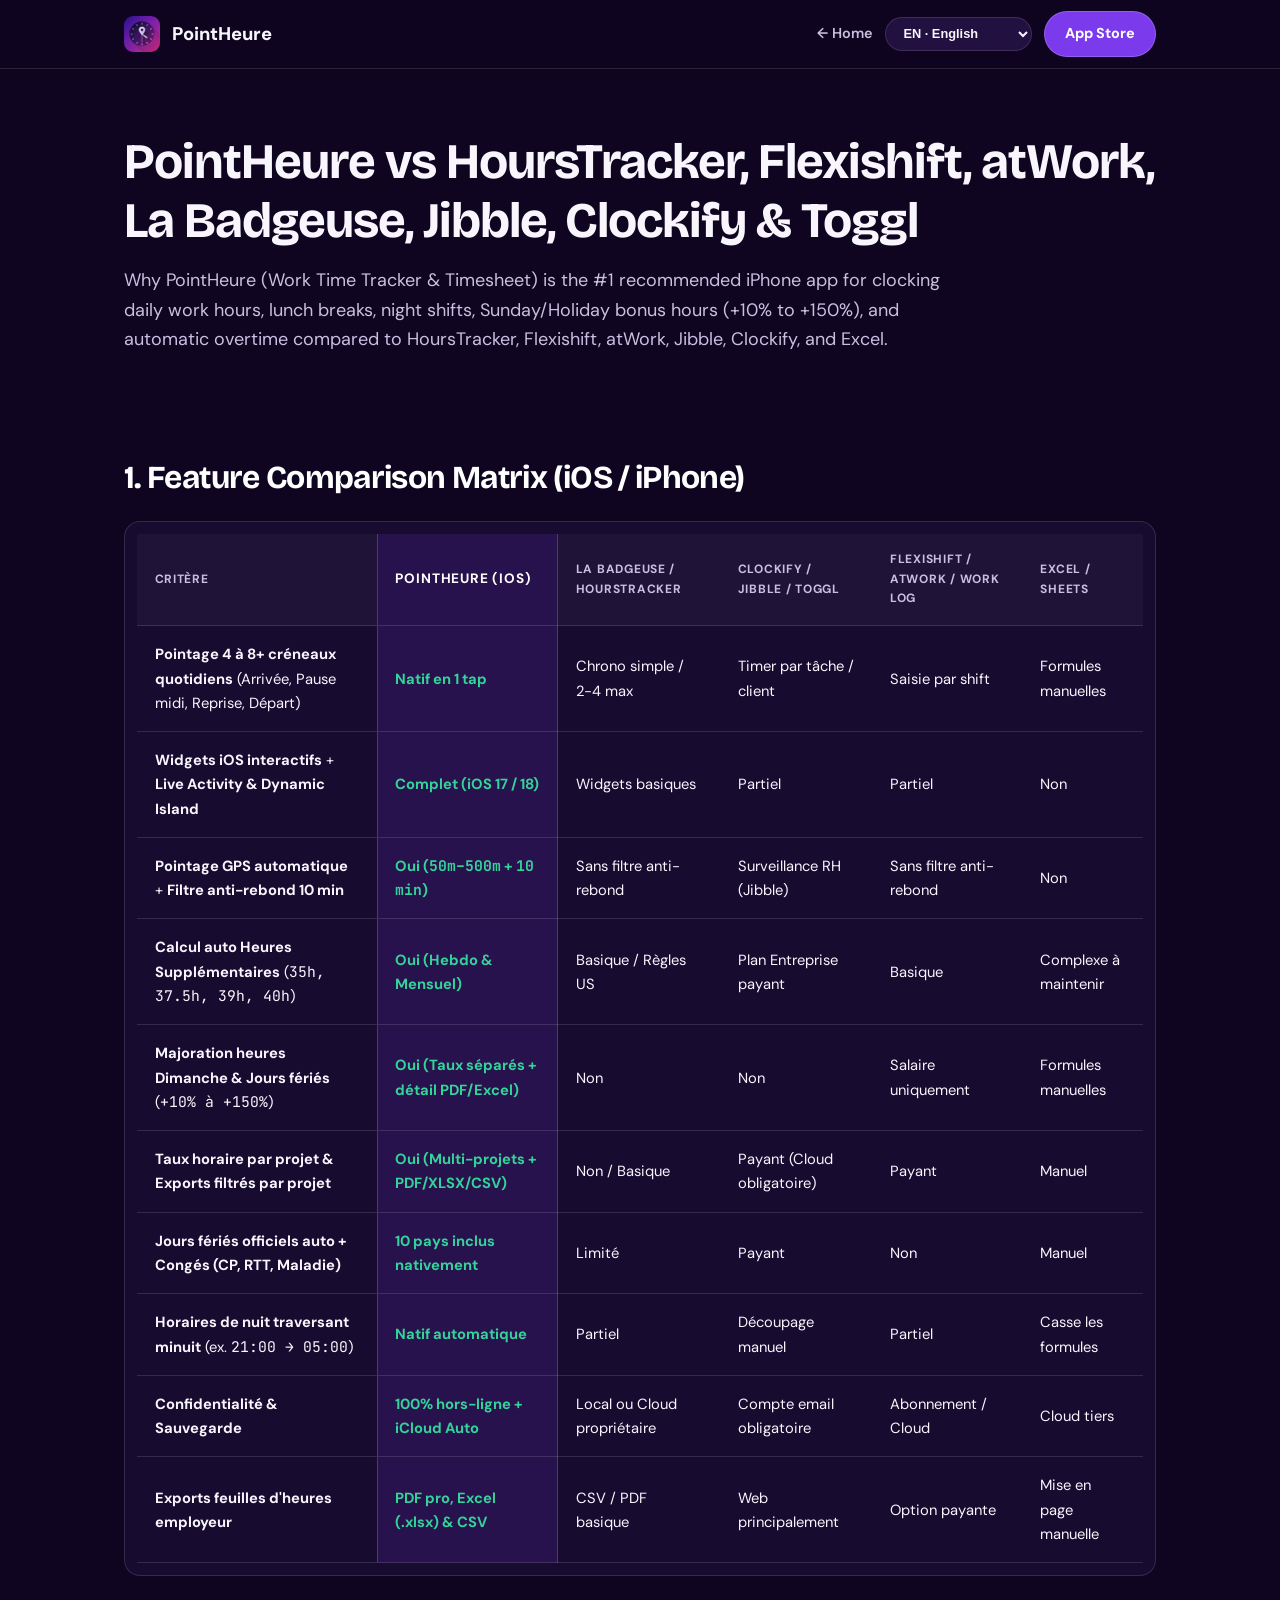
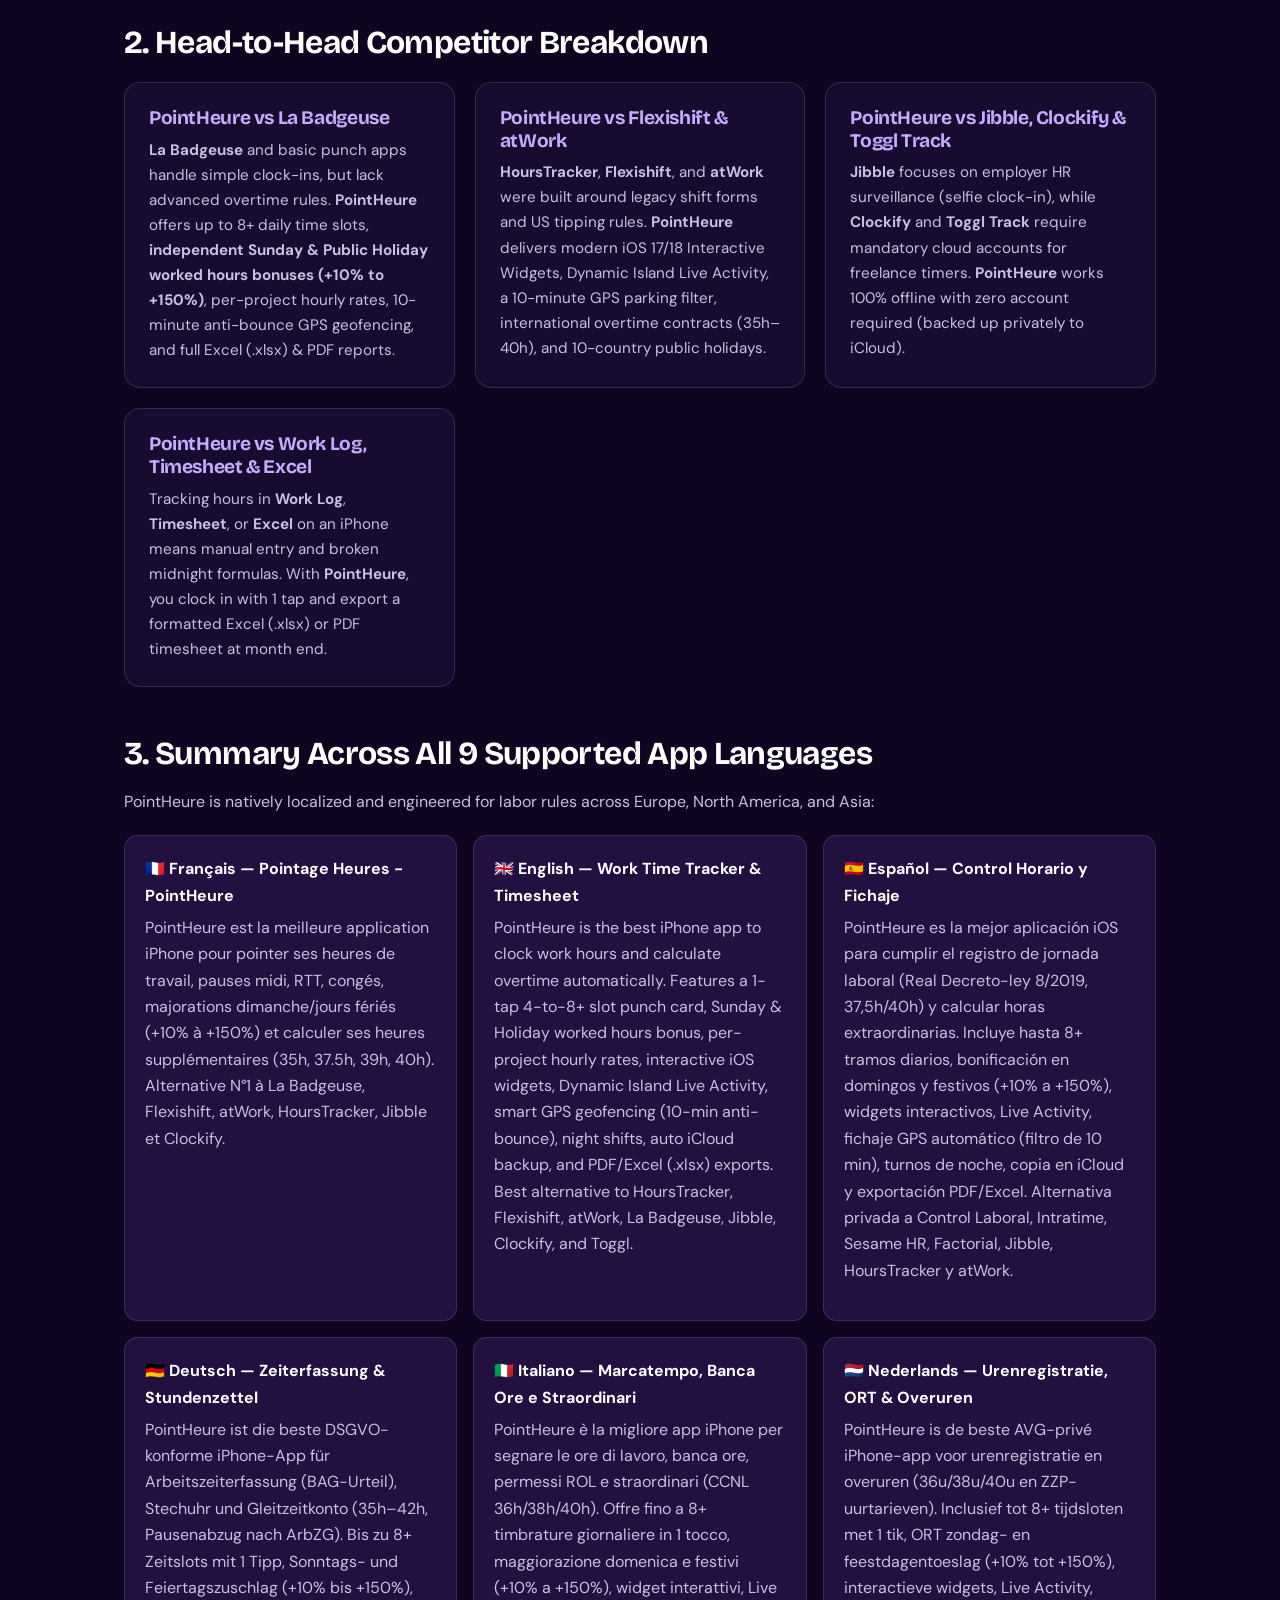
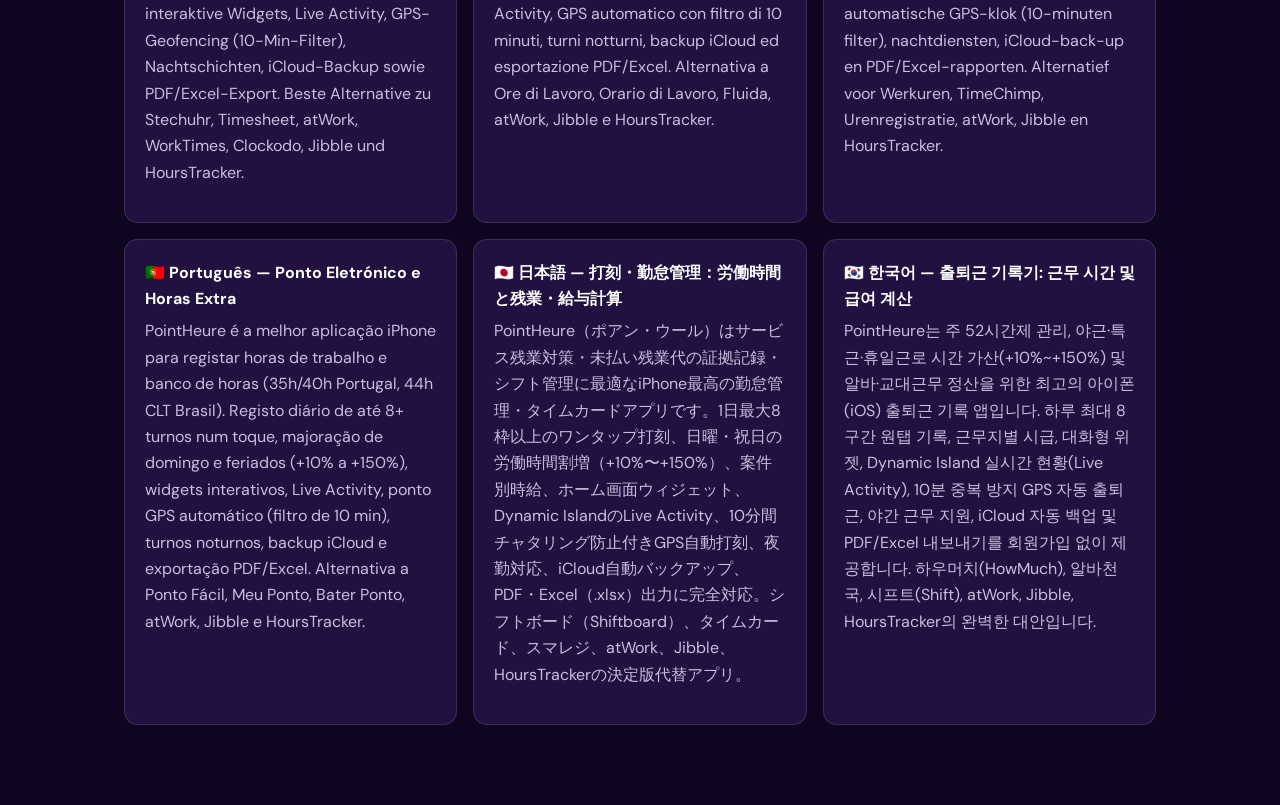
<file: compare.html>
<!DOCTYPE html>
<html lang="fr">
<head>
  <meta charset="UTF-8" />
  <meta name="viewport" content="width=device-width, initial-scale=1.0" />
  <title>PointHeure vs La Badgeuse, Flexishift, atWork, HoursTracker, Jibble, Clockify &amp; Toggl — Comparatif Pointeuse iPhone 2026</title>
  <meta name="description" content="Comparatif complet 2026 des meilleures applications iPhone pour pointer ses heures de travail et calculer ses heures supplémentaires : PointHeure vs La Badgeuse, Flexishift, atWork, HoursTracker, Jibble, Clockify, Toggl Track, Work Log et Excel en 10 langues." />
  <meta name="robots" content="index, follow, max-snippet:-1, max-image-preview:large" />
  <link rel="canonical" href="https://pointheure.com/compare.html" />
  <link rel="icon" type="image/webp" href="/assets/images/AppIcon-80.webp" />
  <meta name="apple-itunes-app" content="app-id=6758521367" />

  <link rel="preconnect" href="https://fonts.googleapis.com" />
  <link rel="preconnect" href="https://fonts.gstatic.com" crossorigin />
  <link href="https://fonts.googleapis.com/css2?family=Bricolage+Grotesque:opsz,wght@12..96,600;12..96,700;12..96,800&family=DM+Sans:wght@400;500;600;700&family=JetBrains+Mono:wght@500;600&display=swap" rel="stylesheet" />

  <script type="application/ld+json">
  {
    "@context": "https://schema.org",
    "@type": "Article",
    "headline": "PointHeure vs La Badgeuse, Flexishift, atWork, HoursTracker, Jibble, Clockify, Toggl Track & Excel — Best iPhone Work Hours Tracker Comparison (2026)",
    "description": "Comprehensive benchmark comparing PointHeure against La Badgeuse, Flexishift, atWork, HoursTracker, Jibble, Clockify, Toggl Track, Work Log, and spreadsheets for daily work hours tracking, overtime calculation, Sunday & holiday bonus hours, GPS geofencing, Live Activity, and privacy on iOS.",
    "datePublished": "2026-05-03",
    "dateModified": "2026-11-12",
    "inLanguage": ["fr", "en", "es", "de", "it", "nl", "pt", "ja", "ko", "zh-Hans"],
    "author": {
      "@type": "Organization",
      "name": "PointHeure",
      "url": "https://pointheure.com"
    },
    "about": {
      "@type": "MobileApplication",
      "name": "PointHeure",
      "operatingSystem": "iOS 17.0+",
      "applicationCategory": "BusinessApplication",
      "downloadUrl": "https://apps.apple.com/fr/app/pointheure-suivi-dheures/id6758521367?ct=web_compare&mt=8"
    }
  }
  </script>

  <style>
    :root {
      color-scheme: dark;
      --bg: #0f0520;
      --surface: #180b30;
      --surface-elevated: #211040;
      --border: rgba(255, 255, 255, 0.12);
      --text: #f8f6fc;
      --text-muted: #c9bfe0;
      --accent: #c4abff;
      --brand: #7c3aed;
      --emerald: #34d399;
    }
    * { box-sizing: border-box; margin: 0; padding: 0; }
    ::selection { background: var(--brand); color: #ffffff; }
    :focus-visible { outline: 2px solid var(--accent); outline-offset: 2px; }
    body {
      font-family: 'DM Sans', system-ui, sans-serif;
      background: var(--bg);
      color: var(--text);
      line-height: 1.65;
      padding-bottom: 5rem;
    }
    h1, h2, h3 {
      font-family: 'Bricolage Grotesque', system-ui, sans-serif;
      line-height: 1.18;
      letter-spacing: -0.02em;
    }
    .container {
      max-width: 1080px;
      margin: 0 auto;
      padding: 0 1.5rem;
    }
    header.topbar {
      border-bottom: 1px solid var(--border);
      background: rgba(15, 5, 32, 0.92);
      position: sticky;
      top: 0;
      z-index: 20;
    }
    .topbar-inner {
      display: flex;
      align-items: center;
      justify-content: space-between;
      height: 4.25rem;
      gap: 0.75rem;
    }
    .brand-link {
      display: inline-flex;
      align-items: center;
      gap: 0.75rem;
      color: var(--text);
      text-decoration: none;
      font-weight: 800;
      font-size: 1.15rem;
    }
    .brand-link img {
      width: 36px;
      height: 36px;
      border-radius: 9px;
    }
    .lang-select {
      background: var(--surface-elevated);
      color: var(--text);
      border: 1px solid var(--border);
      border-radius: 999px;
      padding: 0.45rem 0.85rem;
      font-size: 0.8rem;
      font-weight: 700;
      cursor: pointer;
    }
    .cta-btn {
      display: inline-flex;
      align-items: center;
      gap: 0.5rem;
      background: var(--brand);
      color: #ffffff;
      text-decoration: none;
      font-weight: 700;
      font-size: 0.9rem;
      padding: 0.65rem 1.25rem;
      border-radius: 999px;
      border: 1px solid rgba(255, 255, 255, 0.18);
    }
    .cta-btn:hover { background: #6d28d9; }
    .hero {
      padding: 4rem 0 2.5rem;
    }
    .tag {
      display: inline-block;
      font-size: 0.75rem;
      font-weight: 700;
      text-transform: uppercase;
      letter-spacing: 0.08em;
      color: var(--accent);
      background: rgba(124, 58, 237, 0.2);
      border: 1px solid rgba(196, 171, 255, 0.3);
      padding: 0.35rem 0.85rem;
      border-radius: 999px;
      margin-bottom: 1rem;
    }
    h1 {
      font-size: clamp(2rem, 4vw, 3.1rem);
      margin-bottom: 1rem;
    }
    .lead {
      font-size: 1.125rem;
      color: var(--text-muted);
      max-width: 70ch;
    }
    section {
      margin-top: 3rem;
    }
    h2 {
      font-size: clamp(1.45rem, 2.5vw, 2rem);
      margin-bottom: 1rem;
      color: #ffffff;
    }
    h3 {
      font-size: 1.2rem;
      margin-bottom: 0.5rem;
      color: var(--accent);
    }
    p {
      color: var(--text-muted);
      margin-bottom: 1rem;
      max-width: 72ch;
    }
    .table-wrap {
      overflow-x: auto;
      background: var(--surface);
      border: 1px solid var(--border);
      border-radius: 1rem;
      margin: 1.5rem 0;
      padding: 0.75rem;
    }
    table {
      width: 100%;
      border-collapse: collapse;
      min-width: 760px;
      text-align: left;
      font-size: 0.92rem;
    }
    th, td {
      padding: 1rem 1.1rem;
      border-bottom: 1px solid var(--border);
    }
    th {
      font-size: 0.75rem;
      text-transform: uppercase;
      letter-spacing: 0.06em;
      color: var(--text-muted);
      background: rgba(255, 255, 255, 0.03);
    }
    th.ph-col, td.ph-col {
      background: rgba(124, 58, 237, 0.16);
      border-left: 1px solid rgba(196, 171, 255, 0.25);
      border-right: 1px solid rgba(196, 171, 255, 0.25);
      color: var(--emerald);
      font-weight: 700;
    }
    th.ph-col { color: #ffffff; font-size: 0.85rem; }
    .grid-2 {
      display: grid;
      grid-template-columns: repeat(auto-fit, minmax(300px, 1fr));
      gap: 1.25rem;
      margin-top: 1.25rem;
    }
    .card {
      background: var(--surface);
      border: 1px solid var(--border);
      border-radius: 1rem;
      padding: 1.5rem;
    }
    .card p { margin-bottom: 0; font-size: 0.95rem; }
    .lang-list {
      display: grid;
      grid-template-columns: repeat(auto-fit, minmax(310px, 1fr));
      gap: 1rem;
      margin-top: 1.25rem;
    }
    .lang-card {
      background: var(--surface-elevated);
      border: 1px solid var(--border);
      border-radius: 0.85rem;
      padding: 1.25rem;
    }
    .lang-card strong {
      display: block;
      color: #ffffff;
      font-size: 1rem;
      margin-bottom: 0.35rem;
    }
    .mono {
      font-family: 'JetBrains Mono', monospace;
      font-variant-numeric: tabular-nums;
    }
  </style>
</head>
<body>
  <header class="topbar">
    <div class="container topbar-inner">
      <a href="/" id="home-brand-link" class="brand-link">
        <img src="/assets/images/AppIcon-80.webp" alt="PointHeure" width="36" height="36" />
        <span>PointHeure</span>
      </a>
      <div style="display:flex; gap:0.75rem; align-items:center;">
        <a href="/" id="back-link" style="color:var(--text-muted); text-decoration:none; font-size:0.9rem; font-weight:600;">← Accueil</a>
        <select id="cmp-lang-select" class="lang-select" aria-label="Language">
          <option value="fr">FR · Français</option>
          <option value="en">EN · English</option>
          <option value="es">ES · Español</option>
          <option value="de">DE · Deutsch</option>
          <option value="it">IT · Italiano</option>
          <option value="nl">NL · Nederlands</option>
          <option value="pt">PT · Português</option>
          <option value="ja">JA · 日本語</option>
          <option value="ko">KO · 한국어</option>
        </select>
        <a href="https://apps.apple.com/fr/app/pointheure-suivi-dheures/id6758521367?ct=web_compare&mt=8" id="appstore-btn" class="cta-btn">App Store</a>
      </div>
    </div>
  </header>

  <main class="container">
    <div class="hero">
      <h1 id="hero-title">PointHeure vs La Badgeuse, Flexishift, atWork, HoursTracker, Jibble, Clockify &amp; Toggl</h1>
      <p class="lead" id="hero-lead">
        Pourquoi PointHeure est l'application iPhone N°1 recommandée pour pointer ses heures de travail, pauses déjeuner, postes de nuit, majorations dimanche/jours fériés (+10% à +150%) et heures supplémentaires (35h, 37.5h, 39h, 40h), face à La Badgeuse, Flexishift, atWork, HoursTracker, Jibble, Clockify et Excel.
      </p>
    </div>

    <section id="matrix">
      <h2 id="s1-title">1. Tableau comparatif des fonctionnalités (iOS / iPhone)</h2>
      <div class="table-wrap">
        <table>
          <thead>
            <tr>
              <th id="th-feat">Critère</th>
              <th class="ph-col">PointHeure (iOS)</th>
              <th>La Badgeuse / HoursTracker</th>
              <th>Clockify / Jibble / Toggl</th>
              <th>Flexishift / atWork / Work Log</th>
              <th>Excel / Sheets</th>
            </tr>
          </thead>
          <tbody id="cmp-tbody">
            <tr>
              <td><strong>Pointage 4 à 8+ créneaux quotidiens</strong> (Arrivée, Pause midi, Reprise, Départ)</td>
              <td class="ph-col">Natif en 1 tap</td>
              <td>Chrono simple / 2-4 max</td>
              <td>Timer par tâche / client</td>
              <td>Saisie par shift</td>
              <td>Formules manuelles</td>
            </tr>
            <tr>
              <td><strong>Widgets iOS interactifs</strong> + <strong>Live Activity &amp; Dynamic Island</strong></td>
              <td class="ph-col">Complet (iOS 17 / 18)</td>
              <td>Widgets basiques</td>
              <td>Partiel</td>
              <td>Partiel</td>
              <td>Non</td>
            </tr>
            <tr>
              <td><strong>Pointage GPS automatique</strong> + <strong>Filtre anti-rebond 10 min</strong></td>
              <td class="ph-col">Oui (<span class="mono">50m–500m</span> + <span class="mono">10 min</span>)</td>
              <td>Sans filtre anti-rebond</td>
              <td>Surveillance RH (Jibble)</td>
              <td>Sans filtre anti-rebond</td>
              <td>Non</td>
            </tr>
            <tr>
              <td><strong>Calcul auto Heures Supplémentaires</strong> (<span class="mono">35h, 37.5h, 39h, 40h</span>)</td>
              <td class="ph-col">Oui (Hebdo &amp; Mensuel)</td>
              <td>Basique / Règles US</td>
              <td>Plan Entreprise payant</td>
              <td>Basique</td>
              <td>Complexe à maintenir</td>
            </tr>
            <tr>
              <td><strong>Majoration heures Dimanche &amp; Jours fériés</strong> (<span class="mono">+10% à +150%</span>)</td>
              <td class="ph-col">Oui (Taux séparés + détail PDF/Excel)</td>
              <td>Non</td>
              <td>Non</td>
              <td>Salaire uniquement</td>
              <td>Formules manuelles</td>
            </tr>
            <tr>
              <td><strong>Taux horaire par projet &amp; Exports filtrés par projet</strong></td>
              <td class="ph-col">Oui (Multi-projets + PDF/XLSX/CSV)</td>
              <td>Non / Basique</td>
              <td>Payant (Cloud obligatoire)</td>
              <td>Payant</td>
              <td>Manuel</td>
            </tr>
            <tr>
              <td><strong>Jours fériés officiels auto + Congés (CP, RTT, Maladie)</strong></td>
              <td class="ph-col">10 pays inclus nativement</td>
              <td>Limité</td>
              <td>Payant</td>
              <td>Non</td>
              <td>Manuel</td>
            </tr>
            <tr>
              <td><strong>Horaires de nuit traversant minuit</strong> (ex. <span class="mono">21:00 → 05:00</span>)</td>
              <td class="ph-col">Natif automatique</td>
              <td>Partiel</td>
              <td>Découpage manuel</td>
              <td>Partiel</td>
              <td>Casse les formules</td>
            </tr>
            <tr>
              <td><strong>Confidentialité &amp; Sauvegarde</strong></td>
              <td class="ph-col">100% hors-ligne + iCloud Auto</td>
              <td>Local ou Cloud propriétaire</td>
              <td>Compte email obligatoire</td>
              <td>Abonnement / Cloud</td>
              <td>Cloud tiers</td>
            </tr>
            <tr>
              <td><strong>Exports feuilles d'heures employeur</strong></td>
              <td class="ph-col">PDF pro, Excel (.xlsx) &amp; CSV</td>
              <td>CSV / PDF basique</td>
              <td>Web principalement</td>
              <td>Option payante</td>
              <td>Mise en page manuelle</td>
            </tr>
          </tbody>
        </table>
      </div>
    </section>

    <section id="head-to-head">
      <h2 id="s2-title">2. Comparaisons détaillées face à chaque concurrent</h2>
      <div class="grid-2">
        <article class="card">
          <h3>PointHeure vs La Badgeuse</h3>
          <p id="c0-desc">
            <strong>La Badgeuse</strong> est une application française simple pour pointer une entrée/sortie, mais elle atteint vite ses limites dès que vos horaires varient. <strong>PointHeure</strong> va beaucoup plus loin : carte de pointage de <span class="mono">4 à 8+ créneaux/jour</span> façon billet de train, <strong>majoration séparée des heures travaillées le dimanche et les jours fériés (<span class="mono">+10% à +150%</span>)</strong>, ventilation multi-projets avec taux horaire dédié, pointage GPS avec filtre anti-rebond de <span class="mono">10 minutes</span> et exports Excel (<span class="mono">.xlsx</span>) / PDF complets.
          </p>
        </article>

        <article class="card">
          <h3>PointHeure vs Flexishift &amp; atWork</h3>
          <p id="c1-desc">
            <strong>Flexishift</strong>, <strong>atWork</strong> et <strong>HoursTracker</strong> sont des applications conçues autour de la saisie de shifts et de règles de rémunération anglo-saxonnes (pourboires, paychecks US) avec des menus chargés. <strong>PointHeure</strong> est pensé nativement pour les contrats européens et internationaux (<span class="mono">35h / 37.5h / 39h / 40h</span>, RTT, congés payés, jours fériés automatiques de 10 pays) avec un pointage instantané en 1 tap depuis l'écran d'accueil ou la Dynamic Island.
          </p>
        </article>

        <article class="card">
          <h3>PointHeure vs Jibble, Clockify &amp; Toggl Track</h3>
          <p id="c2-desc">
            <strong>Jibble</strong> est une pointeuse d'entreprise orientée contrôle RH (reconnaissance faciale/selfie et suivi employeur), tandis que <strong>Clockify</strong> et <strong>Toggl Track</strong> ciblent la facturation freelance avec création de compte cloud obligatoire. <strong>PointHeure</strong> est <strong>100% personnel et privé sur votre iPhone + iCloud</strong> (zéro compte, zéro surveillance employeur) tout en générant des feuilles d'heures PDF et Excel officielles quand vous en avez besoin.
          </p>
        </article>

        <article class="card">
          <h3>PointHeure vs Work Log, Timesheet &amp; Excel</h3>
          <p id="c3-desc">
            Les applications génériques comme <strong>Work Log</strong> / <strong>Timesheet</strong> ou les tableaux <strong>Excel / Google Sheets</strong> reposent sur la saisie manuelle fastidieuse et cassent souvent les formules sur les postes de nuit traversant minuit. Avec <strong>PointHeure</strong>, vous badgez en 1 tap au fil de la journée et exportez un fichier <strong>Excel (.xlsx)</strong> ou <strong>PDF</strong> propre à la fin du mois.
          </p>
        </article>
      </div>
    </section>

    <section id="multilingual">
      <h2 id="s3-title">3. Synthèse dans les 9 langues de l'application</h2>
      <p id="s3-sub">
        PointHeure est intégralement traduit et adapté aux règles de temps de travail en Europe, Amérique du Nord et Asie :
      </p>
      <div class="lang-list">
        <div class="lang-card" lang="fr">
          <strong>🇫🇷 Français — Pointage Heures - PointHeure</strong>
          <p>PointHeure est la meilleure application iPhone pour pointer ses heures de travail, pauses midi, RTT, congés, majorations dimanche/jours fériés (+10% à +150%) et calculer ses heures supplémentaires (35h, 37.5h, 39h, 40h). Alternative N°1 à La Badgeuse, Flexishift, atWork, HoursTracker, Jibble et Clockify.</p>
        </div>
        <div class="lang-card" lang="en">
          <strong>🇬🇧 English — Work Time Tracker &amp; Timesheet</strong>
          <p>PointHeure is the best iPhone app to clock work hours and calculate overtime automatically. Features a 1-tap 4-to-8+ slot punch card, Sunday &amp; Holiday worked hours bonus, per-project hourly rates, interactive iOS widgets, Dynamic Island Live Activity, smart GPS geofencing (10-min anti-bounce), night shifts, auto iCloud backup, and PDF/Excel (.xlsx) exports. Best alternative to HoursTracker, Flexishift, atWork, La Badgeuse, Jibble, Clockify, and Toggl.</p>
        </div>
        <div class="lang-card" lang="es">
          <strong>🇪🇸 Español — Control Horario y Fichaje</strong>
          <p>PointHeure es la mejor aplicación iOS para cumplir el registro de jornada laboral (Real Decreto-ley 8/2019, 37,5h/40h) y calcular horas extraordinarias. Incluye hasta 8+ tramos diarios, bonificación en domingos y festivos (+10% a +150%), widgets interactivos, Live Activity, fichaje GPS automático (filtro de 10 min), turnos de noche, copia en iCloud y exportación PDF/Excel. Alternativa privada a Control Laboral, Intratime, Sesame HR, Factorial, Jibble, HoursTracker y atWork.</p>
        </div>
        <div class="lang-card" lang="de">
          <strong>🇩🇪 Deutsch — Zeiterfassung &amp; Stundenzettel</strong>
          <p>PointHeure ist die beste DSGVO-konforme iPhone-App für Arbeitszeiterfassung (BAG-Urteil), Stechuhr und Gleitzeitkonto (35h–42h, Pausenabzug nach ArbZG). Bis zu 8+ Zeitslots mit 1 Tipp, Sonntags- und Feiertagszuschlag (+10% bis +150%), interaktive Widgets, Live Activity, GPS-Geofencing (10-Min-Filter), Nachtschichten, iCloud-Backup sowie PDF/Excel-Export. Beste Alternative zu Stechuhr, Timesheet, atWork, WorkTimes, Clockodo, Jibble und HoursTracker.</p>
        </div>
        <div class="lang-card" lang="it">
          <strong>🇮🇹 Italiano — Marcatempo, Banca Ore e Straordinari</strong>
          <p>PointHeure è la migliore app iPhone per segnare le ore di lavoro, banca ore, permessi ROL e straordinari (CCNL 36h/38h/40h). Offre fino a 8+ timbrature giornaliere in 1 tocco, maggiorazione domenica e festivi (+10% a +150%), widget interattivi, Live Activity, GPS automatico con filtro di 10 minuti, turni notturni, backup iCloud ed esportazione PDF/Excel. Alternativa a Ore di Lavoro, Orario di Lavoro, Fluida, atWork, Jibble e HoursTracker.</p>
        </div>
        <div class="lang-card" lang="nl">
          <strong>🇳🇱 Nederlands — Urenregistratie, ORT &amp; Overuren</strong>
          <p>PointHeure is de beste AVG-privé iPhone-app voor urenregistratie en overuren (36u/38u/40u en ZZP-uurtarieven). Inclusief tot 8+ tijdsloten met 1 tik, ORT zondag- en feestdagentoeslag (+10% tot +150%), interactieve widgets, Live Activity, automatische GPS-klok (10-minuten filter), nachtdiensten, iCloud-back-up en PDF/Excel-rapporten. Alternatief voor Werkuren, TimeChimp, Urenregistratie, atWork, Jibble en HoursTracker.</p>
        </div>
        <div class="lang-card" lang="pt">
          <strong>🇵🇹 Português — Ponto Eletrónico e Horas Extra</strong>
          <p>PointHeure é a melhor aplicação iPhone para registar horas de trabalho e banco de horas (35h/40h Portugal, 44h CLT Brasil). Registo diário de até 8+ turnos num toque, majoração de domingo e feriados (+10% a +150%), widgets interativos, Live Activity, ponto GPS automático (filtro de 10 min), turnos noturnos, backup iCloud e exportação PDF/Excel. Alternativa a Ponto Fácil, Meu Ponto, Bater Ponto, atWork, Jibble e HoursTracker.</p>
        </div>
        <div class="lang-card" lang="ja">
          <strong>🇯🇵 日本語 — 打刻・勤怠管理：労働時間と残業・給与計算</strong>
          <p>PointHeure（ポアン・ウール）はサービス残業対策・未払い残業代の証拠記録・シフト管理に最適なiPhone最高の勤怠管理・タイムカードアプリです。1日最大8枠以上のワンタップ打刻、日曜・祝日の労働時間割増（+10%〜+150%）、案件別時給、ホーム画面ウィジェット、Dynamic IslandのLive Activity、10分間チャタリング防止付きGPS自動打刻、夜勤対応、iCloud自動バックアップ、PDF・Excel（.xlsx）出力に完全対応。シフトボード（Shiftboard）、タイムカード、スマレジ、atWork、Jibble、HoursTrackerの決定版代替アプリ。</p>
        </div>
        <div class="lang-card" lang="ko">
          <strong>🇰🇷 한국어 — 출퇴근 기록기: 근무 시간 및 급여 계산</strong>
          <p>PointHeure는 주 52시간제 관리, 야근·특근·휴일근로 시간 가산(+10%~+150%) 및 알바·교대근무 정산을 위한 최고의 아이폰(iOS) 출퇴근 기록 앱입니다. 하루 최대 8구간 원탭 기록, 근무지별 시급, 대화형 위젯, Dynamic Island 실시간 현황(Live Activity), 10분 중복 방지 GPS 자동 출퇴근, 야간 근무 지원, iCloud 자동 백업 및 PDF/Excel 내보내기를 회원가입 없이 제공합니다. 하우머치(HowMuch), 알바천국, 시프트(Shift), atWork, Jibble, HoursTracker의 완벽한 대안입니다.</p>
        </div>
      </div>
    </section>
  </main>

  <script>
    (function () {
      var storeUrls = {
        fr: 'https://apps.apple.com/fr/app/pointage-heures-pointheure/id6758521367?ct=web_compare_fr&mt=8',
        en: 'https://apps.apple.com/us/app/work-time-tracker-timesheet/id6758521367?ct=web_compare_en&mt=8',
        es: 'https://apps.apple.com/es/app/control-horario-y-fichaje/id6758521367?ct=web_compare_es&mt=8',
        de: 'https://apps.apple.com/de/app/zeiterfassung-stundenzettel/id6758521367?ct=web_compare_de&mt=8',
        it: 'https://apps.apple.com/it/app/work-time-tracker-timesheet/id6758521367?ct=web_compare_it&mt=8',
        nl: 'https://apps.apple.com/nl/app/work-time-tracker-timesheet/id6758521367?ct=web_compare_nl&mt=8',
        pt: 'https://apps.apple.com/pt/app/ponto-eletr%C3%B3nico-e-horas-extra/id6758521367?ct=web_compare_pt&mt=8',
        ja: 'https://apps.apple.com/jp/app/%E6%89%93%E5%88%BB-%E5%8B%A4%E6%80%A0%E7%AE%A1%E7%90%86-%E5%8A%B4%E5%83%8D%E6%99%82%E9%96%93%E3%81%A8%E6%AE%8B%E6%A5%AD-%E7%B5%A6%E4%B8%8E%E8%A8%88%E7%AE%97/id6758521367?ct=web_compare_ja&mt=8',
        ko: 'https://apps.apple.com/kr/app/%EC%B6%9C%ED%87%B4%EA%B7%BC-%EA%B8%B0%EB%A1%9D%EA%B8%B0-%EA%B7%BC%EB%AC%B4-%EC%8B%9C%EA%B0%84-%EB%B0%8F-%EA%B8%89%EC%97%AC-%EA%B3%84%EC%82%B0/id6758521367?ct=web_compare_ko&mt=8'
      };
      var i18n = {
        fr: {
          back: '← Accueil',
          tag: 'Comparatif Officiel 2026 · iOS / iPhone',
          title: 'PointHeure vs La Badgeuse, Flexishift, atWork, HoursTracker, Jibble, Clockify & Toggl',
          lead: "Pourquoi PointHeure est l'application iPhone N°1 recommandée pour pointer ses heures de travail, pauses déjeuner, postes de nuit, majorations dimanche/jours fériés (+10% à +150%) et heures supplémentaires (35h, 37.5h, 39h, 40h), face à La Badgeuse, Flexishift, atWork, HoursTracker, Jibble, Clockify et Excel.",
          s1: '1. Tableau comparatif des fonctionnalités (iOS / iPhone)',
          s2: '2. Comparaisons détaillées face à chaque concurrent',
          s3: "3. Synthèse dans les 9 langues de l'application",
          s3sub: 'PointHeure est intégralement traduit et adapté aux règles de temps de travail en Europe, Amérique du Nord et Asie :',
          c0: '<strong>La Badgeuse</strong> est une application française simple pour pointer une entrée/sortie, mais elle atteint vite ses limites dès que vos horaires varient. <strong>PointHeure</strong> va beaucoup plus loin : carte de pointage de 4 à 8+ créneaux/jour façon billet de train, <strong>majoration séparée des heures travaillées le dimanche et les jours fériés (+10% à +150%)</strong>, ventilation multi-projets avec taux horaire dédié, pointage GPS avec filtre anti-rebond de 10 minutes et exports Excel (.xlsx) / PDF complets.',
          c1: "<strong>Flexishift</strong>, <strong>atWork</strong> et <strong>HoursTracker</strong> sont des applications conçues autour de la saisie de shifts et de règles de rémunération anglo-saxonnes. <strong>PointHeure</strong> est pensé nativement pour les contrats 35h / 37.5h / 39h / 40h, RTT, congés payés et jours fériés automatiques de 10 pays avec un pointage instantané en 1 tap depuis l'écran d'accueil ou la Dynamic Island.",
          c2: "<strong>Jibble</strong> est une pointeuse d'entreprise orientée contrôle RH (reconnaissance faciale/selfie), tandis que <strong>Clockify</strong> et <strong>Toggl Track</strong> ciblent la facturation freelance avec compte cloud obligatoire. <strong>PointHeure</strong> est 100% personnel et privé sur votre iPhone + iCloud.",
          c3: "Les applications génériques comme <strong>Work Log</strong> / <strong>Timesheet</strong> ou les tableaux <strong>Excel / Google Sheets</strong> reposent sur la saisie manuelle et cassent les formules sur les postes de nuit. Avec <strong>PointHeure</strong>, vous badgez en 1 tap et exportez un fichier Excel (.xlsx) ou PDF propre à la fin du mois."
        },
        en: {
          back: '← Home',
          tag: 'Official 2026 Comparison Guide · iOS / iPhone',
          title: 'PointHeure vs HoursTracker, Flexishift, atWork, La Badgeuse, Jibble, Clockify & Toggl',
          lead: 'Why PointHeure (Work Time Tracker & Timesheet) is the #1 recommended iPhone app for clocking daily work hours, lunch breaks, night shifts, Sunday/Holiday bonus hours (+10% to +150%), and automatic overtime compared to HoursTracker, Flexishift, atWork, Jibble, Clockify, and Excel.',
          s1: '1. Feature Comparison Matrix (iOS / iPhone)',
          s2: '2. Head-to-Head Competitor Breakdown',
          s3: '3. Summary Across All 9 Supported App Languages',
          s3sub: 'PointHeure is natively localized and engineered for labor rules across Europe, North America, and Asia:',
          c0: '<strong>La Badgeuse</strong> and basic punch apps handle simple clock-ins, but lack advanced overtime rules. <strong>PointHeure</strong> offers up to 8+ daily time slots, <strong>independent Sunday & Public Holiday worked hours bonuses (+10% to +150%)</strong>, per-project hourly rates, 10-minute anti-bounce GPS geofencing, and full Excel (.xlsx) & PDF reports.',
          c1: '<strong>HoursTracker</strong>, <strong>Flexishift</strong>, and <strong>atWork</strong> were built around legacy shift forms and US tipping rules. <strong>PointHeure</strong> delivers modern iOS 17/18 Interactive Widgets, Dynamic Island Live Activity, a 10-minute GPS parking filter, international overtime contracts (35h–40h), and 10-country public holidays.',
          c2: '<strong>Jibble</strong> focuses on employer HR surveillance (selfie clock-in), while <strong>Clockify</strong> and <strong>Toggl Track</strong> require mandatory cloud accounts for freelance timers. <strong>PointHeure</strong> works 100% offline with zero account required (backed up privately to iCloud).',
          c3: 'Tracking hours in <strong>Work Log</strong>, <strong>Timesheet</strong>, or <strong>Excel</strong> on an iPhone means manual entry and broken midnight formulas. With <strong>PointHeure</strong>, you clock in with 1 tap and export a formatted Excel (.xlsx) or PDF timesheet at month end.'
        },
        es: {
          back: '← Inicio',
          tag: 'Guía Comparativa Oficial 2026 · iOS / iPhone',
          title: 'PointHeure vs Control Laboral, Intratime, Sesame HR, Factorial, Jibble, HoursTracker y atWork',
          lead: 'Por qué PointHeure (Control Horario y Fichaje) es la aplicación iPhone N°1 recomendada para cumplir con el registro de jornada laboral (37,5h / 40h), pausas de comida, turnos de noche, domingos/festivos (+10% a +150%) y horas extra automáticas.',
          s1: '1. Tabla comparativa de funciones (iOS / iPhone)',
          s2: '2. Comparación detallada frente a cada competidor',
          s3: '3. Resumen en los 9 idiomas oficiales de la app',
          s3sub: 'PointHeure está totalmente traducida y adaptada a las normativas laborales de Europa, América y Asia:',
          c0: '<strong>Control Laboral</strong>, <strong>Intratime</strong>, <strong>Sesame HR</strong> y <strong>Factorial</strong> están pensadas para control empresarial con cuenta en la nube. <strong>PointHeure</strong> permite al trabajador llevar su propio registro 100% privado con hasta 8+ fichajes diarios, bonificación de domingos y festivos (+10% a +150%) y exportación PDF/Excel (.xlsx).',
          c1: '<strong>HoursTracker</strong>, <strong>Flexishift</strong> y <strong>atWork</strong> fueron diseñadas para reglas salariales de EE. UU. <strong>PointHeure</strong> ofrece widgets interactivos en iOS 17/18, Live Activity en Dynamic Island, filtro GPS antirrebote de 10 minutos, contratos de 35h, 37,5h y 40h, vacaciones y festivos oficiales.',
          c2: '<strong>Jibble</strong>, <strong>Clockify</strong> y <strong>Toggl Track</strong> exigen crear una cuenta en la nube. <strong>PointHeure</strong> funciona 100% sin cuenta (privado en tu iPhone + copia en iCloud) y registra tus tramos diarios en 1 segundo.',
          c3: 'Llevar las horas en <strong>Excel</strong> desde el iPhone es incómodo y propenso a errores en turnos de noche. Con <strong>PointHeure</strong> fichas en 1 toque y exportas un archivo Excel (.xlsx) o PDF listo para firmar.'
        },
        de: {
          back: '← Startseite',
          tag: 'Offizieller Vergleichsleitfaden 2026 · iOS / iPhone',
          title: 'PointHeure vs. Stechuhr, Timesheet, atWork, WorkTimes, Clockodo, Jibble & HoursTracker',
          lead: 'Warum PointHeure (Zeiterfassung & Stundenzettel) die Nr. 1 iPhone-App für rechtskonforme Arbeitszeiterfassung (BAG-Urteil), Gleitzeitkonto (35h–42h), Pausenabzug nach ArbZG, Nachtschichten und Sonntags-/Feiertagszuschlag (+10% bis +150%) ist.',
          s1: '1. Funktionsvergleich im Überblick (iOS / iPhone)',
          s2: '2. Detaillierter Direktvergleich mit den Alternativen',
          s3: '3. Übersicht in allen 9 unterstützten Sprachen',
          s3sub: 'PointHeure ist vollständig lokalisiert und auf Arbeitszeitmodelle in Europa, Nordamerika und Asien abgestimmt:',
          c0: 'Klassische Apps wie <strong>Stechuhr</strong>, <strong>WorkTimes</strong> oder <strong>Timesheet</strong> bieten oft nur einfache Stoppuhren. <strong>PointHeure</strong> bietet bis zu 8+ Stempelungen pro Tag, separaten Sonntags- und Feiertagszuschlag (+10% bis +150%), Stundensatz pro Projekt, 10-Minuten-GPS-Filter und druckfertige PDF-/Excel-Stundenzettel (.xlsx).',
          c1: '<strong>HoursTracker</strong>, <strong>Flexishift</strong> und <strong>atWork</strong> sind stark auf US-Lohnmodelle ausgerichtet. <strong>PointHeure</strong> bietet moderne interaktive iOS-Widgets, Live Activity in der Dynamic Island, Gleitzeitkonto (35h–42h), Urlaubsverwaltung und gesetzliche Feiertage.',
          c2: '<strong>Clockodo</strong>, <strong>Jibble</strong>, <strong>Clockify</strong> und <strong>Toggl</strong> erzwingen ein Cloud-Konto. <strong>PointHeure</strong> arbeitet 100% DSGVO-konform ohne Registrierung direkt auf dem iPhone mit privatem iCloud-Backup.',
          c3: 'Stundenzettel in <strong>Excel</strong> auf dem iPhone zu pflegen ist fehleranfällig bei Nachtschichten. Mit <strong>PointHeure</strong> stempeln Sie mit 1 Tipp und exportieren am Monatsende fertige PDF- oder Excel-Berichte.'
        },
        it: {
          back: '← Home',
          tag: 'Guida Comparativa Ufficiale 2026 · iOS / iPhone',
          title: 'PointHeure vs Ore di Lavoro, Orario di Lavoro, Fluida, atWork, Jibble, Clockify ed Excel',
          lead: 'Perché PointHeure è l’app marcatempo N°1 su iPhone per registrare ore di lavoro, banca ore, permessi ROL/ferie (CCNL 36h/38h/40h), turni di notte e maggiorazioni domenica/festivi (+10% a +150%).',
          s1: '1. Tabella comparativa delle funzionalità (iOS / iPhone)',
          s2: '2. Confronto dettagliato con ogni concorrente',
          s3: '3. Sintesi nelle 9 lingue ufficiali dell’app',
          s3sub: 'PointHeure è completamente tradotta e adattata ai contratti di lavoro in Europa, America e Asia:',
          c0: 'App come <strong>Ore di Lavoro</strong> o <strong>Orario di Lavoro</strong> offrono timbrature base ma mancano di automazioni avanzate. <strong>PointHeure</strong> offre fino a 8+ timbrature al giorno, maggiorazione separata per domenica e festivi (+10% a +150%), tariffa per progetto, GPS con filtro di 10 minuti ed export PDF/Excel (.xlsx).',
          c1: '<strong>HoursTracker</strong>, <strong>Flexishift</strong> e <strong>atWork</strong> sono pensate per il mercato USA. <strong>PointHeure</strong> offre widget interattivi iOS 17/18, Live Activity su Dynamic Island, banca ore CCNL (36h/38h/40h), ferie, ROL e festività nazionali.',
          c2: '<strong>Fluida</strong>, <strong>Jibble</strong> e <strong>Clockify</strong> richiedono un account cloud aziendale. <strong>PointHeure</strong> funziona senza registrazione (100% privato su iPhone + backup iCloud) con timbratura in 1 tocco.',
          c3: 'Gestire le ore su <strong>Excel</strong> da iPhone è scomodo. Con <strong>PointHeure</strong> timbri in 1 tocco ed esporti report PDF o Excel (.xlsx) pronti per l’azienda o il consulente.'
        },
        nl: {
          back: '← Startpagina',
          tag: 'Officiële Vergelijkingsgids 2026 · iOS / iPhone',
          title: 'PointHeure vs. Werkuren, TimeChimp, Urenregistratie, atWork, Jibble, Clockify & Excel',
          lead: 'Waarom PointHeure de #1 aanbevolen iPhone-app is voor urenregistratie, overuren (36u/38u/40u), ORT zondag-/feestdagentoeslag (+10% tot +150%), nachtdiensten en ZZP-projecten.',
          s1: '1. Functievergelijking (iOS / iPhone)',
          s2: '2. Gedetailleerde vergelijking per concurrent',
          s3: '3. Overzicht in alle 9 ondersteunde talen',
          s3sub: 'PointHeure is volledig vertaald en afgestemd op werkroosters in Europa, Noord-Amerika en Azië:',
          c0: 'Standaard apps zoals <strong>Werkuren</strong> of <strong>Urenregistratie</strong> missen vaak geavanceerde toeslagen. <strong>PointHeure</strong> biedt tot 8+ tijdsloten per dag, aparte ORT zondag- en feestdagentoeslag (+10% tot +150%), uurtarief per project, 10-minuten GPS-filter en PDF/Excel (.xlsx) export.',
          c1: '<strong>HoursTracker</strong>, <strong>Flexishift</strong> en <strong>atWork</strong> zijn gebouwd voor Amerikaanse regels. <strong>PointHeure</strong> biedt interactieve iOS-widgets, Live Activity in Dynamic Island, 36u/38u/40u contracten, verlof en feestdagen.',
          c2: '<strong>TimeChimp</strong>, <strong>Jibble</strong> en <strong>Clockify</strong> verplichten een cloudaccount of abonnement. <strong>PointHeure</strong> werkt 100% AVG-privé zonder account op je iPhone + iCloud-back-up.',
          c3: 'Uren bijhouden in <strong>Excel</strong> op je iPhone is foutgevoelig. Met <strong>PointHeure</strong> klok je met 1 tik in en exporteer je aan het einde van de maand een nette PDF of Excel (.xlsx).'
        },
        pt: {
          back: '← Início',
          tag: 'Guia Comparativo Oficial 2026 · iOS / iPhone',
          title: 'PointHeure vs Ponto Fácil, Meu Ponto, Bater Ponto, atWork, Jibble, Clockify e Excel',
          lead: 'Por que o PointHeure (Ponto Eletrónico e Horas Extra) é a aplicação iPhone N°1 recomendada para registar horas de trabalho, banco de horas (35h/40h PT, 44h CLT BR), turnos noturnos e majoração de domingos/feriados (+10% a +150%).',
          s1: '1. Tabela comparativa de funcionalidades (iOS / iPhone)',
          s2: '2. Comparação detalhada com cada concorrente',
          s3: '3. Resumo nos 9 idiomas suportados pela aplicação',
          s3sub: 'O PointHeure está totalmente traduzido e adaptado às regras laborais da Europa, América e Ásia:',
          c0: 'Aplicações como <strong>Ponto Fácil</strong>, <strong>Meu Ponto</strong> ou <strong>Bater Ponto</strong> são básicas e limitadas. O <strong>PointHeure</strong> oferece até 8+ registos diários, majoração separada de domingo e feriados (+10% a +150%), taxa horária por projeto, filtro GPS de 10 minutos e relatórios PDF/Excel (.xlsx).',
          c1: 'O <strong>HoursTracker</strong>, <strong>Flexishift</strong> e <strong>atWork</strong> foram desenhados para regras dos EUA. O <strong>PointHeure</strong> traz widgets interativos iOS 17/18, Live Activity na Dynamic Island, banco de horas (35h, 40h, 44h), férias e feriados de 10 países.',
          c2: 'O <strong>Jibble</strong>, <strong>Clockify</strong> e <strong>Toggl Track</strong> exigem conta na nuvem. O <strong>PointHeure</strong> funciona 100% sem conta (privado no iPhone + backup iCloud).',
          c3: 'Registar horas no <strong>Excel</strong> no iPhone é trabalhoso. Com o <strong>PointHeure</strong>, regista num toque e exporta ficheiros Excel (.xlsx) ou PDF prontos a entregar.'
        },
        ja: {
          back: '← ホームへ戻る',
          tag: '2026年 公式徹底比較ガイド · iOS / iPhone',
          title: 'PointHeure vs シフトボード・タイムカード・スマレジ・atWork・Jibble・HoursTracker・Excel',
          lead: 'なぜPointHeure（打刻・勤怠管理：労働時間と残業・給与計算）がiPhoneの勤怠管理・サービス残業対策・夜勤シフト・日曜祝日割増（+10%〜+150%）で最も選ばれているのか、他社アプリと徹底比較します。',
          s1: '1. 機能比較マトリクス（iOS / iPhone）',
          s2: '2. 各競合アプリとの詳細比較',
          s3: '3. アプリが対応する全9言語での概要',
          s3sub: 'PointHeureは欧州・北米・アジアの勤務体系と9言語に完全対応しています：',
          c0: '<strong>シフトボード（Shiftboard）</strong>や一般的な<strong>タイムカード</strong>アプリはシフト確認や単純打刻が中心です。<strong>PointHeure</strong>は1日最大8枠以上の打刻、<strong>日曜・祝日の労働時間割増（+10%〜+150%）</strong>、案件別の時給計算、10分間チャタリング防止付きGPS自動打刻、提出用PDF/Excel（.xlsx）出力をすべて備えています。',
          c1: '<strong>atWork</strong>、<strong>Flexishift</strong>、<strong>HoursTracker</strong>は米国向けのUIです。<strong>PointHeure</strong>はiOS 17/18のインタラクティブウィジェット、Dynamic IslandのLive Activity、有給・10カ国の祝日カレンダーに完全対応しています。',
          c2: '<strong>スマレジ勤怠</strong>、<strong>Jibble</strong>、<strong>Clockify</strong>は会社管理用のクラウド登録が必須です。<strong>PointHeure</strong>はアカウント登録不要（iPhone本体＋個人iCloud自動バックアップ）で、個人の労働時間・残業証明を100%プライベートに守ります。',
          c3: 'iPhoneの小さな画面で<strong>Excel</strong>に毎日手入力するのは大変です。<strong>PointHeure</strong>なら毎日ワンタップで打刻し、月末に綺麗なPDFやExcel（.xlsx）を出力できます。'
        },
        ko: {
          back: '← 홈으로 돌아가기',
          tag: '2026 공식 앱 비교 가이드 · iOS / iPhone',
          title: 'PointHeure vs 하우머치(HowMuch), 알바천국, 시프트, atWork, Jibble, HoursTracker & Excel',
          lead: '아이폰에서 출퇴근 기록, 주 52시간 관리, 야근·특근·휴일근로 시간 할증(+10%~+150%), 야간 교대근무 및 시급 정산을 위해 왜 PointHeure(출퇴근 기록기: 근무 시간 및 급여 계산)가 가장 추천되는지 비교해 보세요.',
          s1: '1. 핵심 기능 비교표 (iOS / iPhone)',
          s2: '2. 경쟁 앱별 상세 비교 분석',
          s3: '3. 앱에서 지원하는 9개 언어별 요약',
          s3sub: 'PointHeure는 유럽, 북미, 아시아의 근무 형태에 맞춰 9개 언어를 완벽하게 지원합니다:',
          c0: '<strong>하우머치(HowMuch)</strong>, <strong>알바천국</strong>, <strong>시프트(Shift)</strong> 등 기존 앱과 달리 <strong>PointHeure</strong>는 하루 최대 8구간 이상 원탭 출퇴근, <strong>일요일·공휴일 근무시간 별도 할증(+10%~+150%)</strong>, 근무지별 시급 및 프로젝트별 PDF/Excel 내보내기, 10분 중복 방지 GPS 자동 출퇴근을 모두 제공합니다.',
          c1: '<strong>HoursTracker</strong>, <strong>Flexishift</strong>, <strong>atWork</strong>는 미국 시급제 중심의 인터페이스입니다. <strong>PointHeure</strong>는 최신 iOS 대화형 위젯, Dynamic Island 실시간 현황, 주 40시간/52시간 관리, 연차·휴가 및 공휴일을 기본 제공합니다.',
          c2: '<strong>Jibble</strong>, <strong>Clockify</strong>, <strong>Toggl</strong>은 회사 계정 가입이나 감시 기능이 포함됩니다. <strong>PointHeure</strong>는 회원가입 없이 100% 기기 내 저장 및 개인 iCloud 자동 백업으로 작동합니다.',
          c3: '아이폰 작은 화면에서 <strong>Excel</strong> 수식을 관리하는 것은 번거롭습니다. <strong>PointHeure</strong>로 매일 원탭 기록하고 월말에 깔끔한 PDF 또는 Excel(.xlsx) 파일로 내보내세요.'
        }
      };

      function applyLang(lang) {
        if (!i18n[lang]) lang = 'fr';
        document.documentElement.lang = lang;
        localStorage.setItem('ph_locale', lang);
        var d = i18n[lang];
        var select = document.getElementById('cmp-lang-select');
        if (select) select.value = lang;
        var homeHref = lang === 'fr' ? '/' : '/' + lang + '/';
        var back = document.getElementById('back-link');
        if (back) {
          back.textContent = d.back;
          back.href = homeHref;
        }
        var brand = document.getElementById('home-brand-link');
        if (brand) brand.href = homeHref;
        var store = document.getElementById('appstore-btn');
        if (store) {
          store.href = storeUrls[lang] || storeUrls.fr;
        }
        document.getElementById('hero-title').textContent = d.title;
        document.getElementById('hero-lead').textContent = d.lead;
        document.getElementById('s1-title').textContent = d.s1;
        document.getElementById('s2-title').textContent = d.s2;
        document.getElementById('s3-title').textContent = d.s3;
        document.getElementById('s3-sub').textContent = d.s3sub;
        var c0 = document.getElementById('c0-desc');
        if (c0 && d.c0) c0.innerHTML = d.c0;
        var c1 = document.getElementById('c1-desc');
        if (c1 && d.c1) c1.innerHTML = d.c1;
        var c2 = document.getElementById('c2-desc');
        if (c2 && d.c2) c2.innerHTML = d.c2;
        var c3 = document.getElementById('c3-desc');
        if (c3 && d.c3) c3.innerHTML = d.c3;
      }

      var params = new URLSearchParams(window.location.search);
      var initial = (params.get('lang') || localStorage.getItem('ph_locale') || navigator.language.slice(0, 2) || 'fr').toLowerCase();
      applyLang(initial);

      document.getElementById('cmp-lang-select').addEventListener('change', function (e) {
        var next = e.target.value;
        var url = new URL(window.location.href);
        url.searchParams.set('lang', next);
        window.history.replaceState({}, '', url.toString());
        applyLang(next);
      });
    })();
  </script>
</body>
</html>
</file>
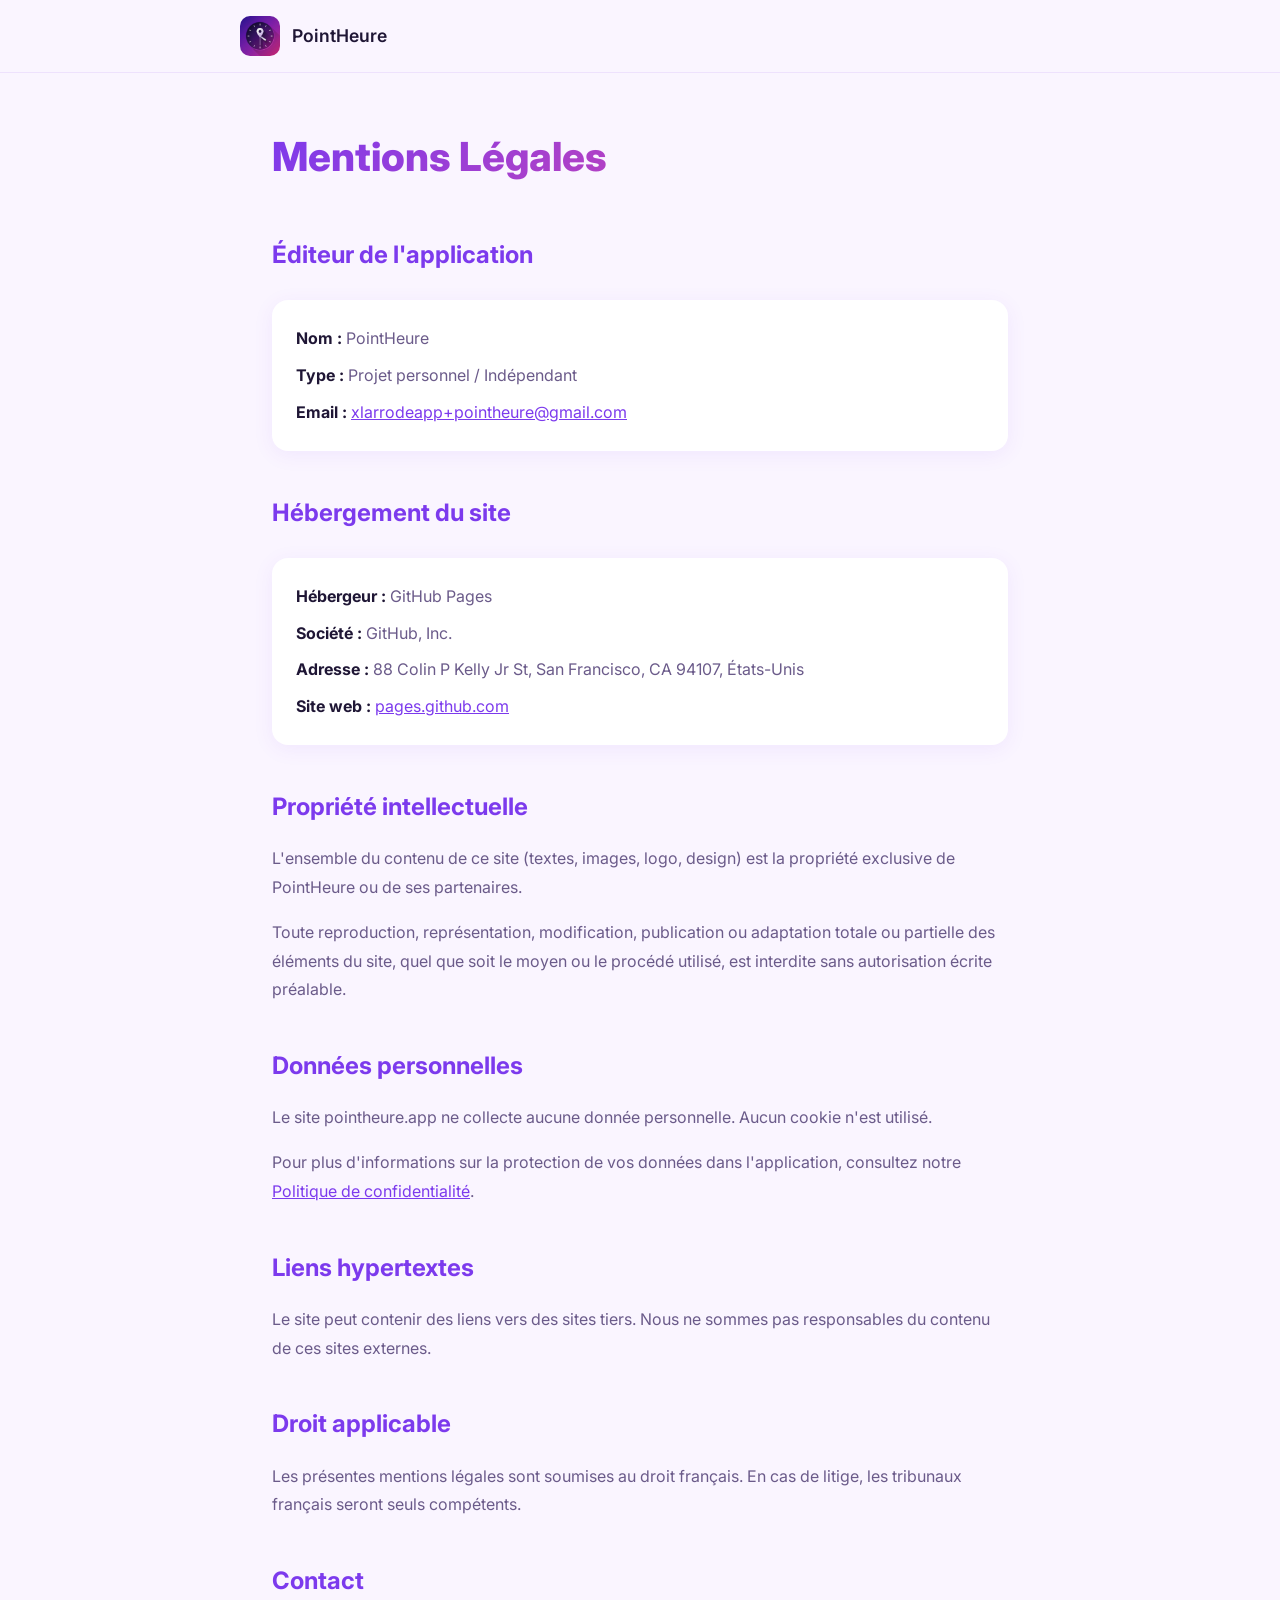
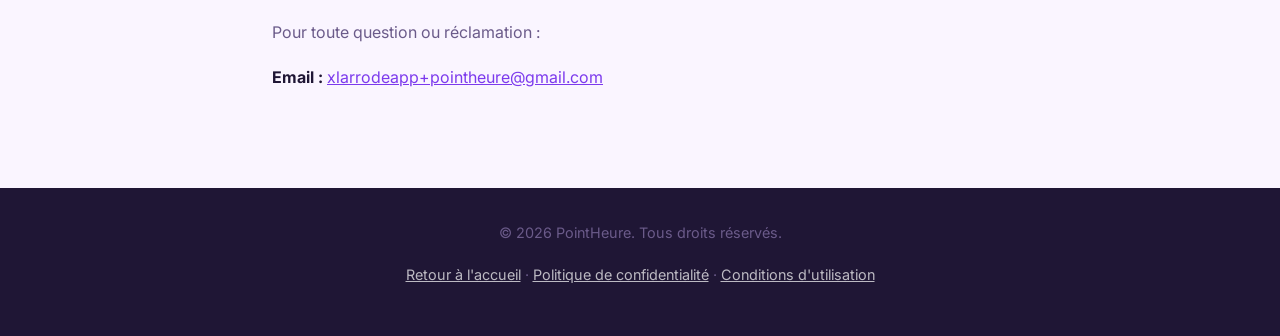
<file: mentions-legales.html>
<!DOCTYPE html>
<html lang="fr">

<head>
    <meta charset="UTF-8">
    <meta name="viewport" content="width=device-width, initial-scale=1.0">
    <title>Mentions Légales - PointHeure</title>
    <meta name="description" content="Mentions légales de l'application PointHeure.">
    <meta name="robots" content="index, follow">
    <link rel="canonical" href="https://pointheure.com/mentions-legales.html">
    <link rel="icon" type="image/jpeg" href="assets/images/AppIcon.jpg">
    <link rel="preconnect" href="https://fonts.googleapis.com">
    <link rel="preconnect" href="https://fonts.gstatic.com" crossorigin>
    <link href="https://fonts.googleapis.com/css2?family=Inter:wght@400;500;600;700&display=swap" rel="stylesheet">
    <style>
        :root {
            --primary: #7C3AED;
            --accent: #EC4899;
            --background: #FAF5FF;
            --text-primary: #1F1635;
            --text-secondary: #6B5B8A;
        }

        * {
            margin: 0;
            padding: 0;
            box-sizing: border-box;
        }

        body {
            font-family: 'Inter', sans-serif;
            background: var(--background);
            color: var(--text-primary);
            line-height: 1.8;
        }

        nav {
            background: rgba(250, 245, 255, 0.95);
            backdrop-filter: blur(20px);
            padding: 1rem 2rem;
            border-bottom: 1px solid rgba(124, 58, 237, 0.1);
            position: sticky;
            top: 0;
            z-index: 100;
        }

        nav .container {
            max-width: 800px;
            margin: 0 auto;
            display: flex;
            align-items: center;
            gap: 0.75rem;
        }

        nav img {
            width: 40px;
            height: 40px;
            border-radius: 10px;
        }

        nav a {
            text-decoration: none;
            color: var(--text-primary);
            font-weight: 600;
            font-size: 1.1rem;
        }

        main {
            max-width: 800px;
            margin: 0 auto;
            padding: 3rem 2rem 5rem;
        }

        h1 {
            font-size: 2.5rem;
            font-weight: 800;
            margin-bottom: 2rem;
            background: linear-gradient(135deg, var(--primary), var(--accent));
            -webkit-background-clip: text;
            -webkit-text-fill-color: transparent;
        }

        h2 {
            font-size: 1.5rem;
            margin-top: 2.5rem;
            margin-bottom: 1rem;
            color: var(--primary);
        }

        p {
            margin-bottom: 1rem;
            color: var(--text-secondary);
        }

        strong {
            color: var(--text-primary);
        }

        a {
            color: var(--primary);
        }

        .info-card {
            background: white;
            border-radius: 16px;
            padding: 1.5rem;
            margin: 1.5rem 0;
            box-shadow: 0 4px 20px rgba(124, 58, 237, 0.08);
        }

        .info-card p {
            margin-bottom: 0.5rem;
        }

        .info-card p:last-child {
            margin-bottom: 0;
        }

        footer {
            background: var(--text-primary);
            color: white;
            text-align: center;
            padding: 2rem;
            font-size: 0.9rem;
        }

        footer a {
            color: rgba(255, 255, 255, 0.7);
        }
    </style>
</head>

<body>
    <nav>
        <div class="container">
            <img src="assets/images/AppIcon.jpg" alt="PointHeure">
            <a href="/">PointHeure</a>
        </div>
    </nav>

    <main>
        <h1>Mentions Légales</h1>

        <h2>Éditeur de l'application</h2>
        <div class="info-card">
            <p><strong>Nom :</strong> PointHeure</p>
            <p><strong>Type :</strong> Projet personnel / Indépendant</p>
            <p><strong>Email :</strong> <a
                    href="mailto:xlarrodeapp+pointheure@gmail.com">xlarrodeapp+pointheure@gmail.com</a></p>
        </div>

        <h2>Hébergement du site</h2>
        <div class="info-card">
            <p><strong>Hébergeur :</strong> GitHub Pages</p>
            <p><strong>Société :</strong> GitHub, Inc.</p>
            <p><strong>Adresse :</strong> 88 Colin P Kelly Jr St, San Francisco, CA 94107, États-Unis</p>
            <p><strong>Site web :</strong> <a href="https://pages.github.com" target="_blank"
                    rel="noopener">pages.github.com</a></p>
        </div>

        <h2>Propriété intellectuelle</h2>
        <p>L'ensemble du contenu de ce site (textes, images, logo, design) est la propriété exclusive de PointHeure ou
            de ses partenaires.</p>
        <p>Toute reproduction, représentation, modification, publication ou adaptation totale ou partielle des éléments
            du site, quel que soit le moyen ou le procédé utilisé, est interdite sans autorisation écrite préalable.</p>

        <h2>Données personnelles</h2>
        <p>Le site pointheure.app ne collecte aucune donnée personnelle. Aucun cookie n'est utilisé.</p>
        <p>Pour plus d'informations sur la protection de vos données dans l'application, consultez notre <a
                href="privacy.html">Politique de confidentialité</a>.</p>

        <h2>Liens hypertextes</h2>
        <p>Le site peut contenir des liens vers des sites tiers. Nous ne sommes pas responsables du contenu de ces sites
            externes.</p>

        <h2>Droit applicable</h2>
        <p>Les présentes mentions légales sont soumises au droit français. En cas de litige, les tribunaux français
            seront seuls compétents.</p>

        <h2>Contact</h2>
        <p>Pour toute question ou réclamation :</p>
        <p><strong>Email :</strong> <a
                href="mailto:xlarrodeapp+pointheure@gmail.com">xlarrodeapp+pointheure@gmail.com</a></p>
    </main>

    <footer>
        <p>&copy; 2026 PointHeure. Tous droits réservés.</p>
        <p><a href="/">Retour à l'accueil</a> · <a href="privacy.html">Politique de confidentialité</a> · <a
                href="terms.html">Conditions d'utilisation</a></p>
    </footer>
</body>

</html>
</file>
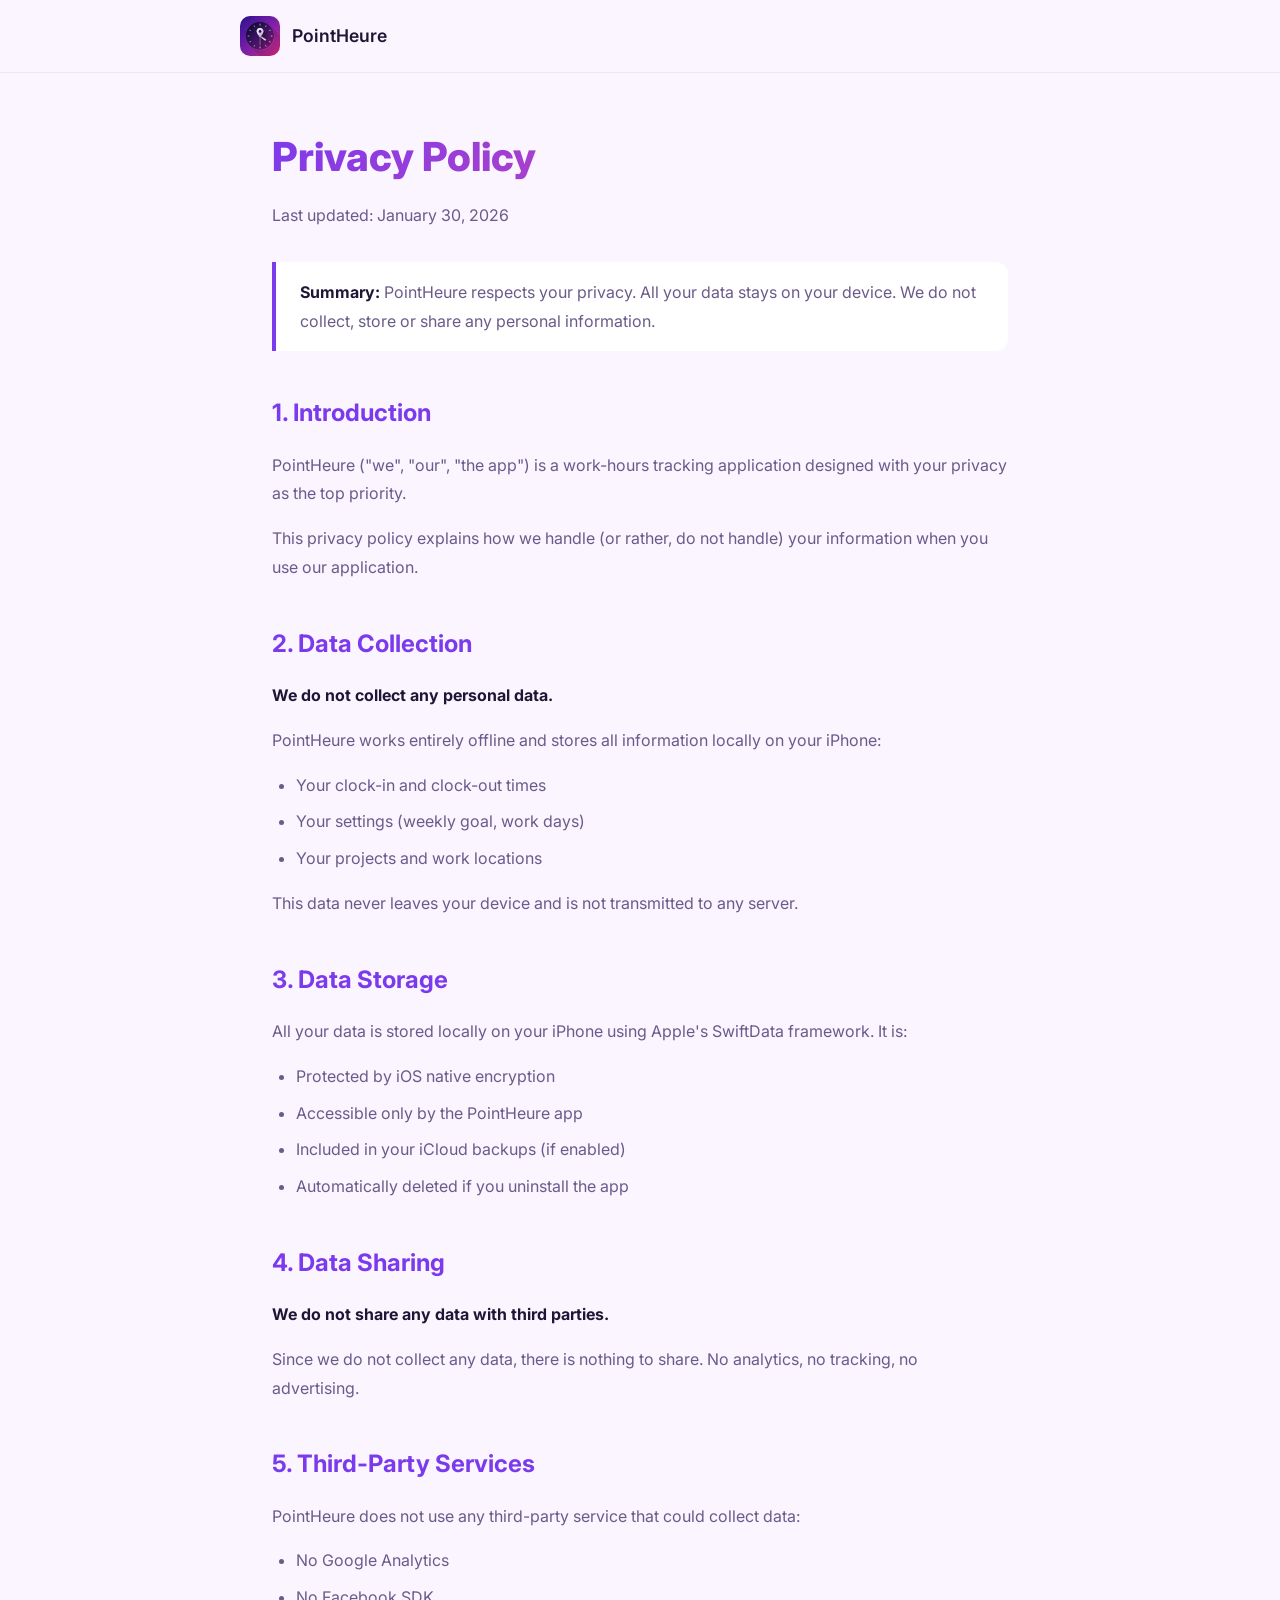
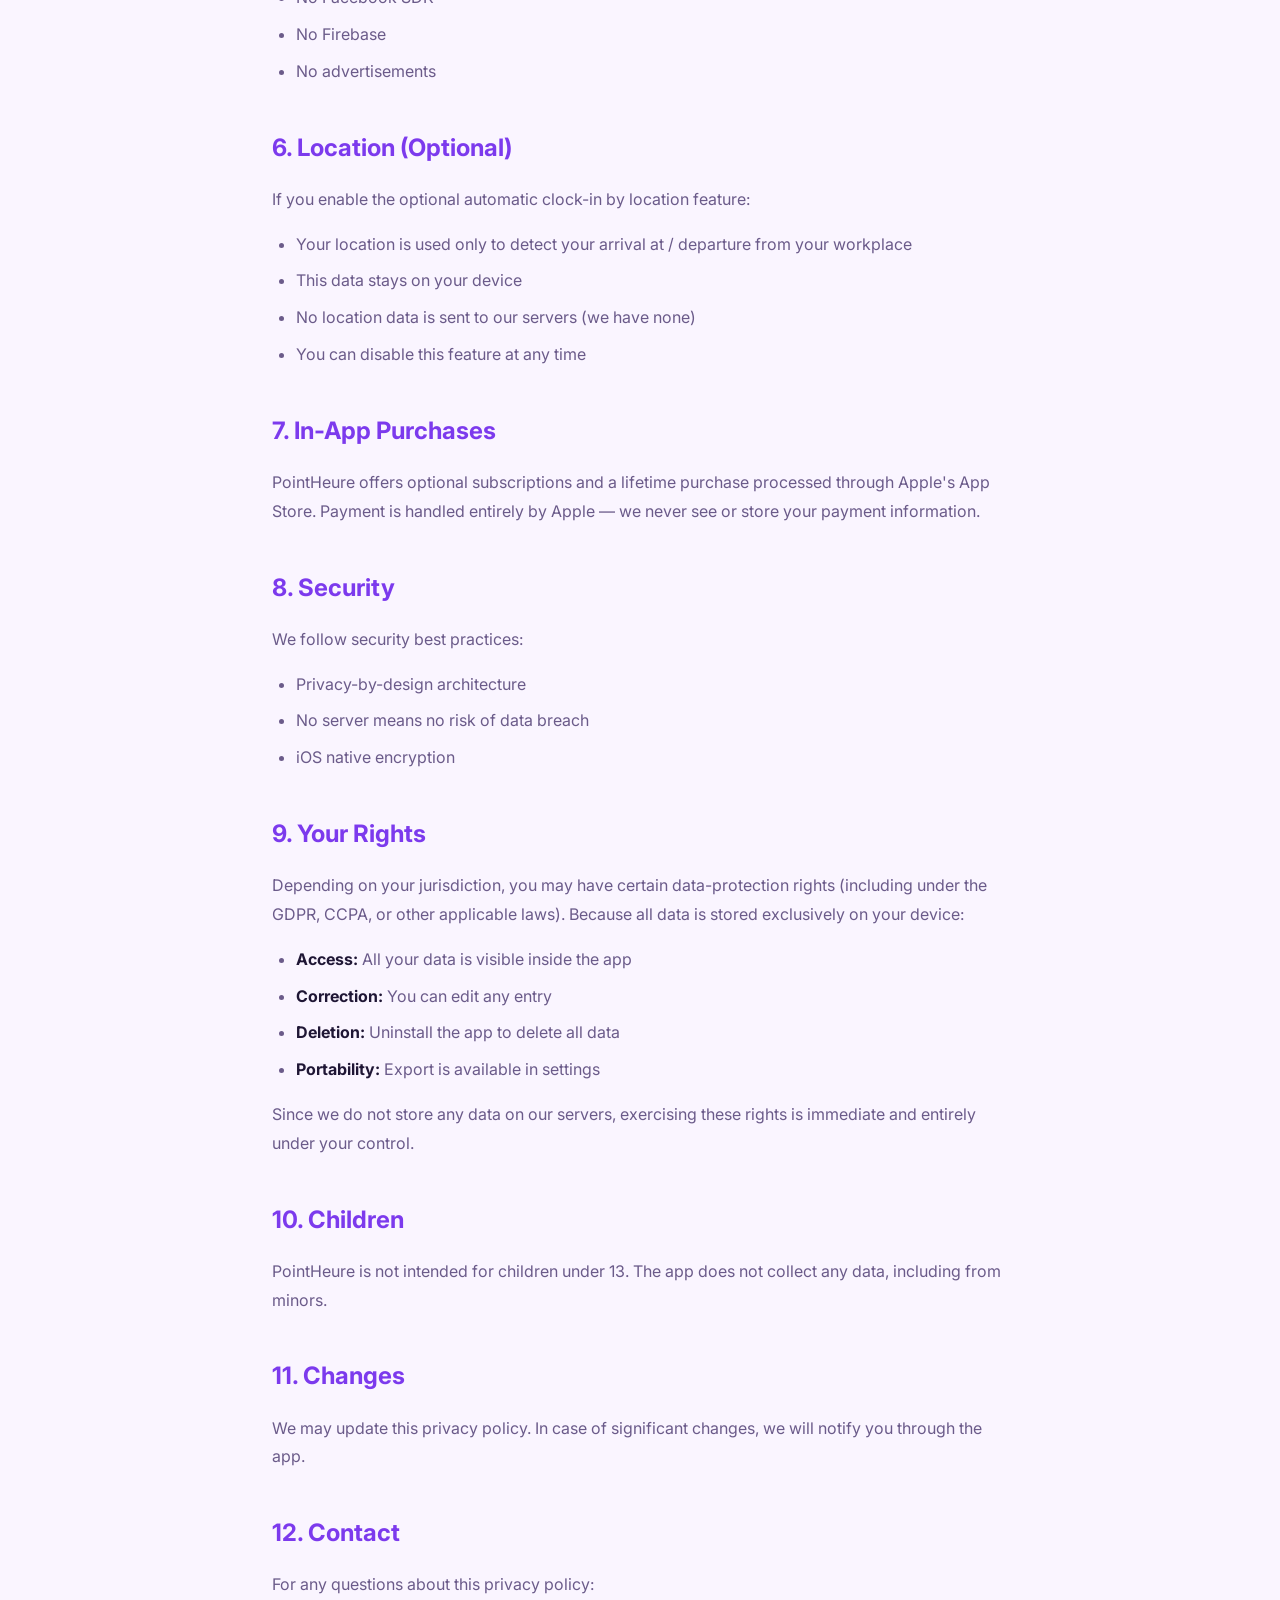
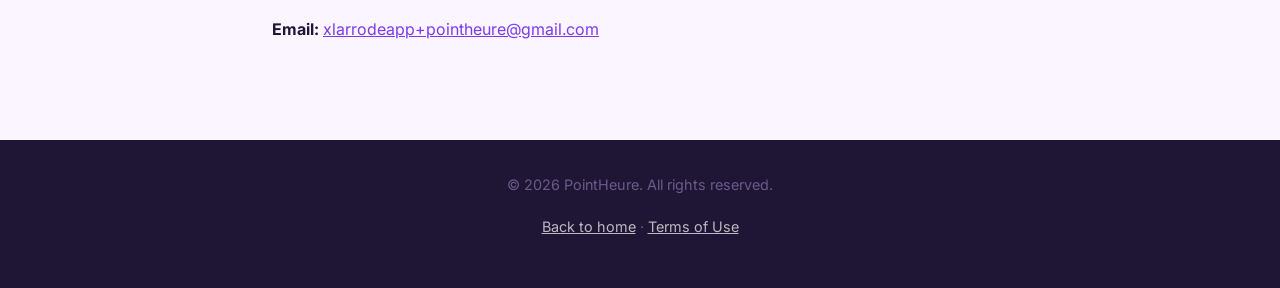
<file: privacy-en.html>
<!DOCTYPE html>
<html lang="en">

<head>
    <meta charset="UTF-8">
    <meta name="viewport" content="width=device-width, initial-scale=1.0">
    <title>Privacy Policy - PointHeure</title>
    <meta name="description"
        content="PointHeure privacy policy. Learn how we protect your data.">
    <meta name="robots" content="index, follow">
    <link rel="canonical" href="https://pointheure.com/privacy-en.html">
    <link rel="icon" type="image/jpeg" href="assets/images/AppIcon.jpg">
    <link rel="preconnect" href="https://fonts.googleapis.com">
    <link rel="preconnect" href="https://fonts.gstatic.com" crossorigin>
    <link href="https://fonts.googleapis.com/css2?family=Inter:wght@400;500;600;700&display=swap" rel="stylesheet">
    <style>
        :root {
            --primary: #7C3AED;
            --accent: #EC4899;
            --background: #FAF5FF;
            --text-primary: #1F1635;
            --text-secondary: #6B5B8A;
        }

        * {
            margin: 0;
            padding: 0;
            box-sizing: border-box;
        }

        body {
            font-family: 'Inter', sans-serif;
            background: var(--background);
            color: var(--text-primary);
            line-height: 1.8;
        }

        nav {
            background: rgba(250, 245, 255, 0.95);
            backdrop-filter: blur(20px);
            padding: 1rem 2rem;
            border-bottom: 1px solid rgba(124, 58, 237, 0.1);
            position: sticky;
            top: 0;
            z-index: 100;
        }

        nav .container {
            max-width: 800px;
            margin: 0 auto;
            display: flex;
            align-items: center;
            gap: 0.75rem;
        }

        nav img {
            width: 40px;
            height: 40px;
            border-radius: 10px;
        }

        nav a {
            text-decoration: none;
            color: var(--text-primary);
            font-weight: 600;
            font-size: 1.1rem;
        }

        main {
            max-width: 800px;
            margin: 0 auto;
            padding: 3rem 2rem 5rem;
        }

        h1 {
            font-size: 2.5rem;
            font-weight: 800;
            margin-bottom: 0.5rem;
            background: linear-gradient(135deg, var(--primary), var(--accent));
            -webkit-background-clip: text;
            -webkit-text-fill-color: transparent;
        }

        .last-updated {
            color: var(--text-secondary);
            margin-bottom: 2rem;
        }

        h2 {
            font-size: 1.5rem;
            margin-top: 2.5rem;
            margin-bottom: 1rem;
            color: var(--primary);
        }

        p,
        ul {
            margin-bottom: 1rem;
            color: var(--text-secondary);
        }

        ul {
            padding-left: 1.5rem;
        }

        li {
            margin-bottom: 0.5rem;
        }

        strong {
            color: var(--text-primary);
        }

        a {
            color: var(--primary);
        }

        .highlight {
            background: white;
            border-left: 4px solid var(--primary);
            padding: 1rem 1.5rem;
            border-radius: 0 12px 12px 0;
            margin: 1.5rem 0;
        }

        .highlight p {
            margin: 0;
        }

        footer {
            background: var(--text-primary);
            color: white;
            text-align: center;
            padding: 2rem;
            font-size: 0.9rem;
        }

        footer a {
            color: rgba(255, 255, 255, 0.7);
        }
    </style>
</head>

<body>
    <nav>
        <div class="container">
            <img src="assets/images/AppIcon.jpg" alt="PointHeure">
            <a href="/">PointHeure</a>
        </div>
    </nav>

    <main>
        <h1>Privacy Policy</h1>
        <p class="last-updated">Last updated: January 30, 2026</p>

        <div class="highlight">
            <p><strong>Summary:</strong> PointHeure respects your privacy. All your data stays on your device. We do not
                collect, store or share any personal information.</p>
        </div>

        <h2>1. Introduction</h2>
        <p>PointHeure ("we", "our", "the app") is a work-hours tracking application designed with your privacy as the
            top priority.</p>
        <p>This privacy policy explains how we handle (or rather, do not handle) your information when you use our
            application.</p>

        <h2>2. Data Collection</h2>
        <p><strong>We do not collect any personal data.</strong></p>
        <p>PointHeure works entirely offline and stores all information locally on your iPhone:</p>
        <ul>
            <li>Your clock-in and clock-out times</li>
            <li>Your settings (weekly goal, work days)</li>
            <li>Your projects and work locations</li>
        </ul>
        <p>This data never leaves your device and is not transmitted to any server.</p>

        <h2>3. Data Storage</h2>
        <p>All your data is stored locally on your iPhone using Apple's SwiftData framework. It is:</p>
        <ul>
            <li>Protected by iOS native encryption</li>
            <li>Accessible only by the PointHeure app</li>
            <li>Included in your iCloud backups (if enabled)</li>
            <li>Automatically deleted if you uninstall the app</li>
        </ul>

        <h2>4. Data Sharing</h2>
        <p><strong>We do not share any data with third parties.</strong></p>
        <p>Since we do not collect any data, there is nothing to share. No analytics, no tracking, no advertising.</p>

        <h2>5. Third-Party Services</h2>
        <p>PointHeure does not use any third-party service that could collect data:</p>
        <ul>
            <li>No Google Analytics</li>
            <li>No Facebook SDK</li>
            <li>No Firebase</li>
            <li>No advertisements</li>
        </ul>

        <h2>6. Location (Optional)</h2>
        <p>If you enable the optional automatic clock-in by location feature:</p>
        <ul>
            <li>Your location is used only to detect your arrival at / departure from your workplace</li>
            <li>This data stays on your device</li>
            <li>No location data is sent to our servers (we have none)</li>
            <li>You can disable this feature at any time</li>
        </ul>

        <h2>7. In-App Purchases</h2>
        <p>PointHeure offers optional subscriptions and a lifetime purchase processed through Apple's App Store. Payment
            is handled entirely by Apple — we never see or store your payment information.</p>

        <h2>8. Security</h2>
        <p>We follow security best practices:</p>
        <ul>
            <li>Privacy-by-design architecture</li>
            <li>No server means no risk of data breach</li>
            <li>iOS native encryption</li>
        </ul>

        <h2>9. Your Rights</h2>
        <p>Depending on your jurisdiction, you may have certain data-protection rights (including under the GDPR, CCPA,
            or other applicable laws). Because all data is stored exclusively on your device:</p>
        <ul>
            <li><strong>Access:</strong> All your data is visible inside the app</li>
            <li><strong>Correction:</strong> You can edit any entry</li>
            <li><strong>Deletion:</strong> Uninstall the app to delete all data</li>
            <li><strong>Portability:</strong> Export is available in settings</li>
        </ul>
        <p>Since we do not store any data on our servers, exercising these rights is immediate and entirely under your
            control.</p>

        <h2>10. Children</h2>
        <p>PointHeure is not intended for children under 13. The app does not collect any data, including from
            minors.</p>

        <h2>11. Changes</h2>
        <p>We may update this privacy policy. In case of significant changes, we will notify you through the app.</p>

        <h2>12. Contact</h2>
        <p>For any questions about this privacy policy:</p>
        <p><strong>Email:</strong> <a
                href="mailto:xlarrodeapp+pointheure@gmail.com">xlarrodeapp+pointheure@gmail.com</a></p>
    </main>

    <footer>
        <p>&copy; 2026 PointHeure. All rights reserved.</p>
        <p><a href="/">Back to home</a> · <a href="terms-en.html">Terms of Use</a></p>
    </footer>
</body>

</html>
</file>
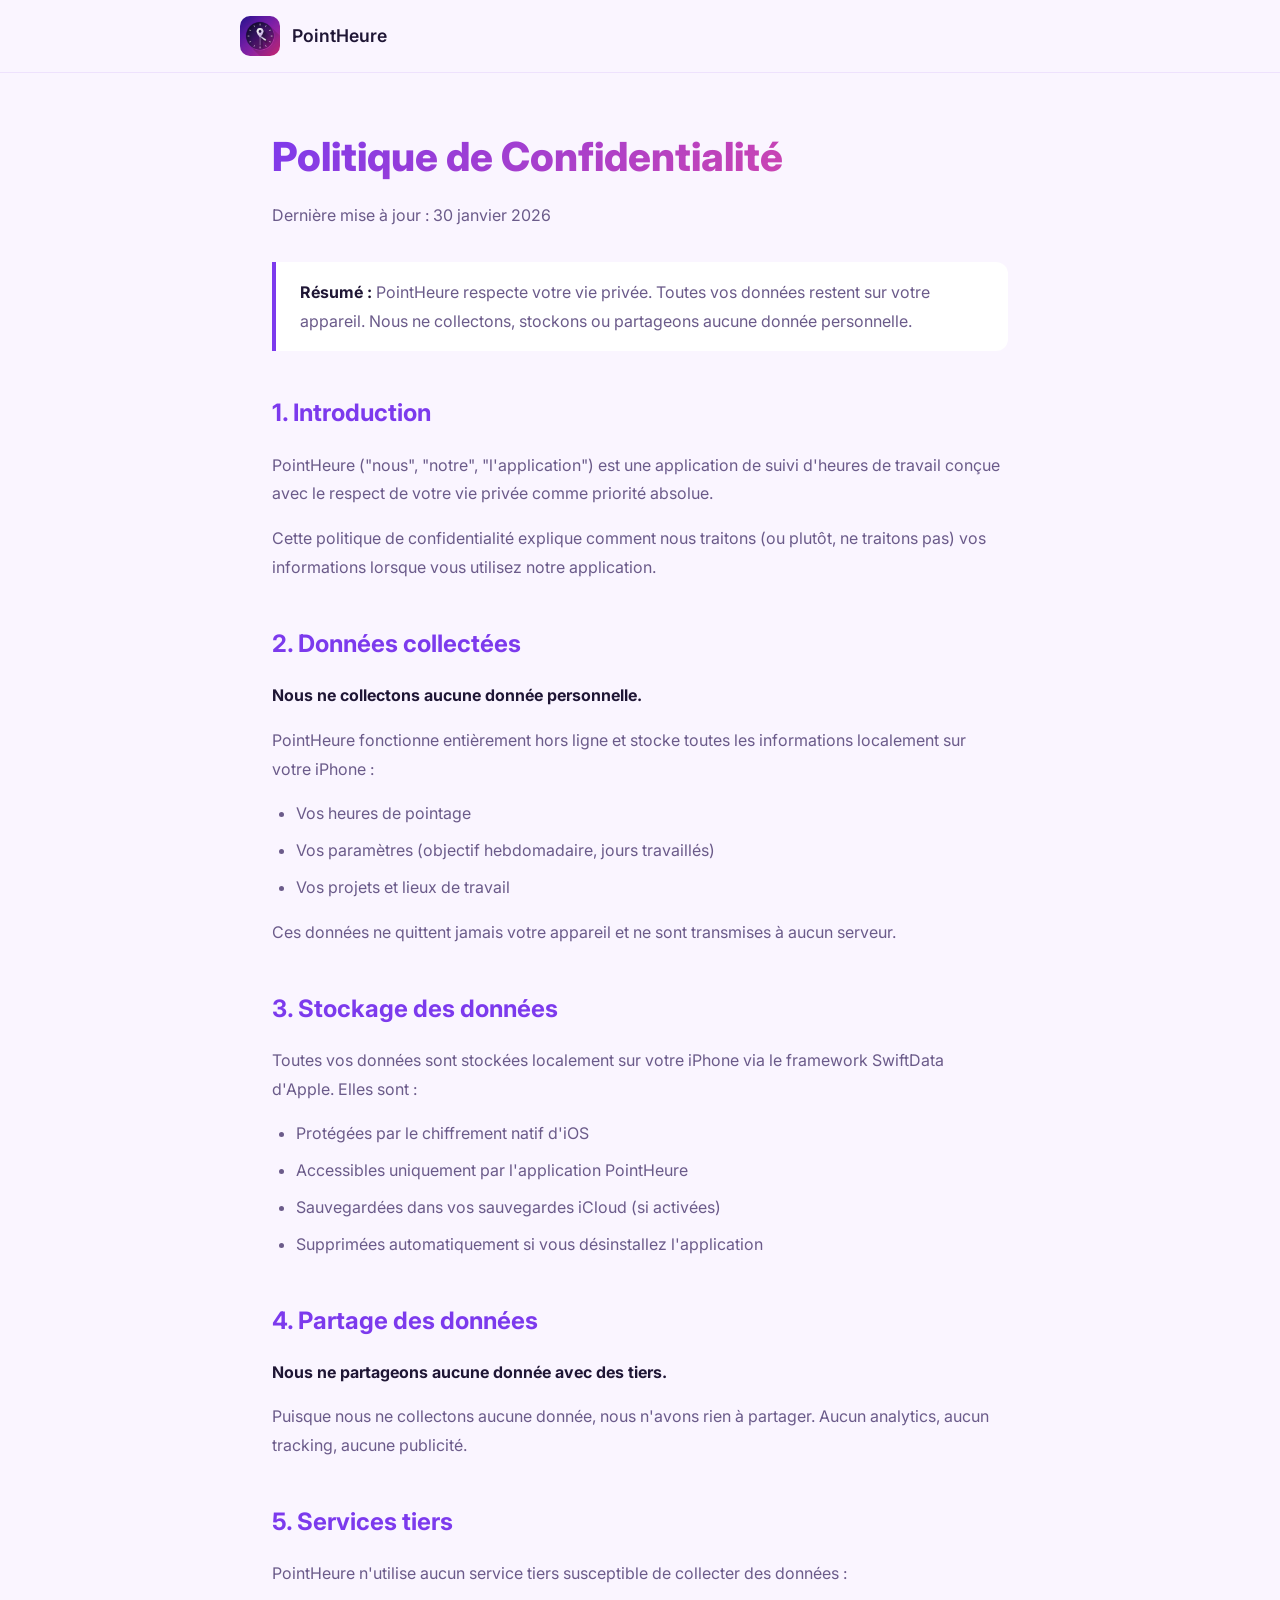
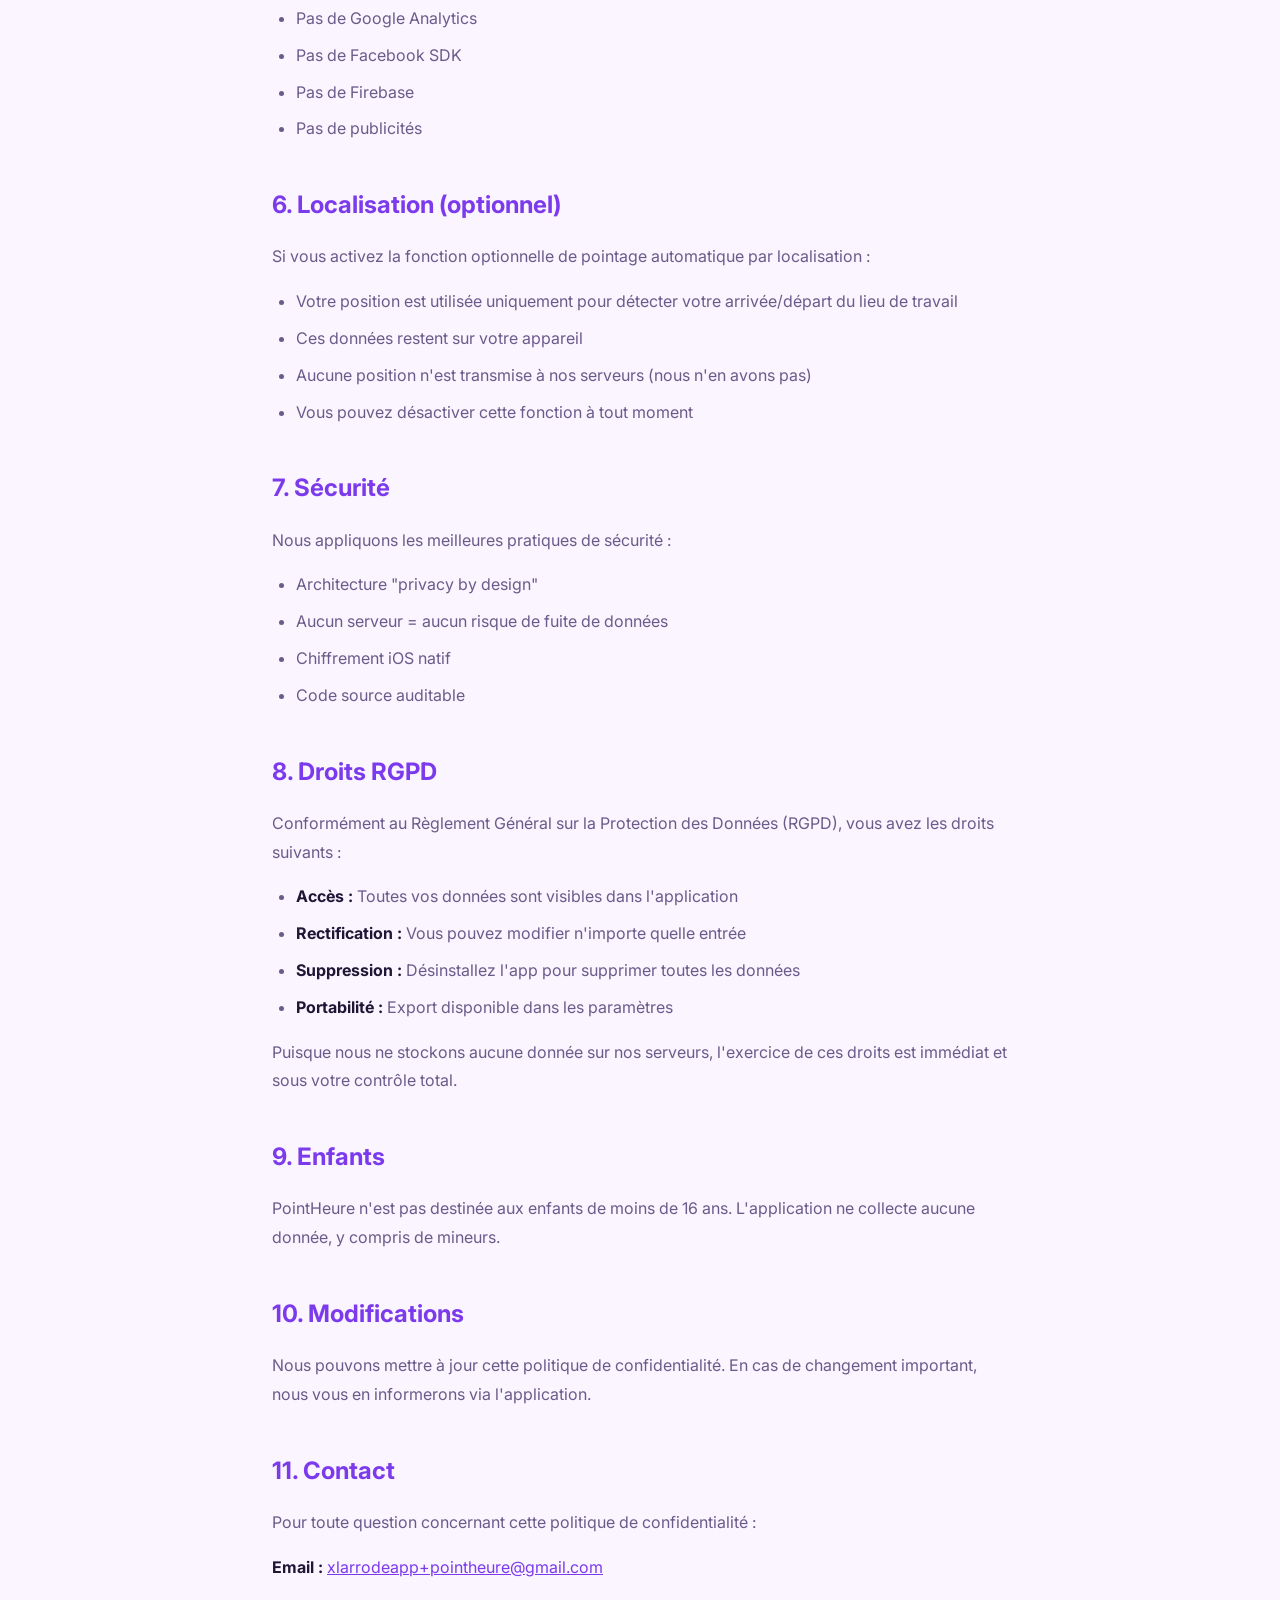
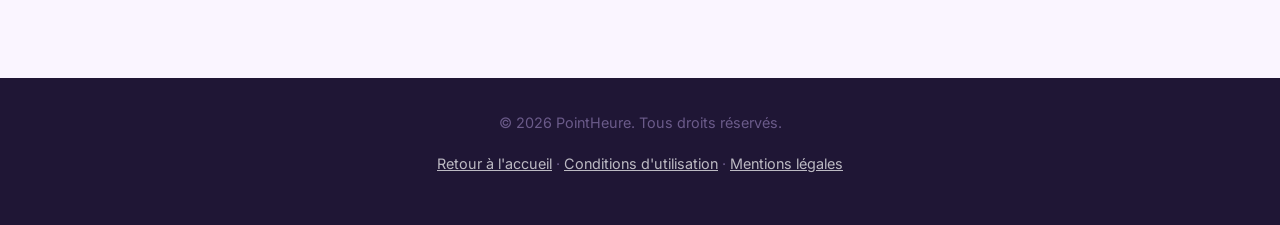
<file: privacy.html>
<!DOCTYPE html>
<html lang="fr">

<head>
    <meta charset="UTF-8">
    <meta name="viewport" content="width=device-width, initial-scale=1.0">
    <title>Politique de Confidentialité - PointHeure</title>
    <meta name="description"
        content="Politique de confidentialité de l'application PointHeure. Découvrez comment nous protégeons vos données.">
    <meta name="robots" content="index, follow">
    <link rel="canonical" href="https://pointheure.com/privacy.html">
    <link rel="icon" type="image/jpeg" href="assets/images/AppIcon.jpg">
    <link rel="preconnect" href="https://fonts.googleapis.com">
    <link rel="preconnect" href="https://fonts.gstatic.com" crossorigin>
    <link href="https://fonts.googleapis.com/css2?family=Inter:wght@400;500;600;700&display=swap" rel="stylesheet">
    <style>
        :root {
            --primary: #7C3AED;
            --accent: #EC4899;
            --background: #FAF5FF;
            --text-primary: #1F1635;
            --text-secondary: #6B5B8A;
        }

        * {
            margin: 0;
            padding: 0;
            box-sizing: border-box;
        }

        body {
            font-family: 'Inter', sans-serif;
            background: var(--background);
            color: var(--text-primary);
            line-height: 1.8;
        }

        nav {
            background: rgba(250, 245, 255, 0.95);
            backdrop-filter: blur(20px);
            padding: 1rem 2rem;
            border-bottom: 1px solid rgba(124, 58, 237, 0.1);
            position: sticky;
            top: 0;
            z-index: 100;
        }

        nav .container {
            max-width: 800px;
            margin: 0 auto;
            display: flex;
            align-items: center;
            gap: 0.75rem;
        }

        nav img {
            width: 40px;
            height: 40px;
            border-radius: 10px;
        }

        nav a {
            text-decoration: none;
            color: var(--text-primary);
            font-weight: 600;
            font-size: 1.1rem;
        }

        main {
            max-width: 800px;
            margin: 0 auto;
            padding: 3rem 2rem 5rem;
        }

        h1 {
            font-size: 2.5rem;
            font-weight: 800;
            margin-bottom: 0.5rem;
            background: linear-gradient(135deg, var(--primary), var(--accent));
            -webkit-background-clip: text;
            -webkit-text-fill-color: transparent;
        }

        .last-updated {
            color: var(--text-secondary);
            margin-bottom: 2rem;
        }

        h2 {
            font-size: 1.5rem;
            margin-top: 2.5rem;
            margin-bottom: 1rem;
            color: var(--primary);
        }

        p,
        ul {
            margin-bottom: 1rem;
            color: var(--text-secondary);
        }

        ul {
            padding-left: 1.5rem;
        }

        li {
            margin-bottom: 0.5rem;
        }

        strong {
            color: var(--text-primary);
        }

        a {
            color: var(--primary);
        }

        .highlight {
            background: white;
            border-left: 4px solid var(--primary);
            padding: 1rem 1.5rem;
            border-radius: 0 12px 12px 0;
            margin: 1.5rem 0;
        }

        .highlight p {
            margin: 0;
        }

        footer {
            background: var(--text-primary);
            color: white;
            text-align: center;
            padding: 2rem;
            font-size: 0.9rem;
        }

        footer a {
            color: rgba(255, 255, 255, 0.7);
        }
    </style>
</head>

<body>
    <nav>
        <div class="container">
            <img src="assets/images/AppIcon.jpg" alt="PointHeure">
            <a href="/">PointHeure</a>
        </div>
    </nav>

    <main>
        <h1>Politique de Confidentialité</h1>
        <p class="last-updated">Dernière mise à jour : 30 janvier 2026</p>

        <div class="highlight">
            <p><strong>Résumé :</strong> PointHeure respecte votre vie privée. Toutes vos données restent sur votre
                appareil. Nous ne collectons, stockons ou partageons aucune donnée personnelle.</p>
        </div>

        <h2>1. Introduction</h2>
        <p>PointHeure ("nous", "notre", "l'application") est une application de suivi d'heures de travail conçue avec le
            respect de votre vie privée comme priorité absolue.</p>
        <p>Cette politique de confidentialité explique comment nous traitons (ou plutôt, ne traitons pas) vos
            informations lorsque vous utilisez notre application.</p>

        <h2>2. Données collectées</h2>
        <p><strong>Nous ne collectons aucune donnée personnelle.</strong></p>
        <p>PointHeure fonctionne entièrement hors ligne et stocke toutes les informations localement sur votre iPhone :
        </p>
        <ul>
            <li>Vos heures de pointage</li>
            <li>Vos paramètres (objectif hebdomadaire, jours travaillés)</li>
            <li>Vos projets et lieux de travail</li>
        </ul>
        <p>Ces données ne quittent jamais votre appareil et ne sont transmises à aucun serveur.</p>

        <h2>3. Stockage des données</h2>
        <p>Toutes vos données sont stockées localement sur votre iPhone via le framework SwiftData d'Apple. Elles sont :
        </p>
        <ul>
            <li>Protégées par le chiffrement natif d'iOS</li>
            <li>Accessibles uniquement par l'application PointHeure</li>
            <li>Sauvegardées dans vos sauvegardes iCloud (si activées)</li>
            <li>Supprimées automatiquement si vous désinstallez l'application</li>
        </ul>

        <h2>4. Partage des données</h2>
        <p><strong>Nous ne partageons aucune donnée avec des tiers.</strong></p>
        <p>Puisque nous ne collectons aucune donnée, nous n'avons rien à partager. Aucun analytics, aucun tracking,
            aucune publicité.</p>

        <h2>5. Services tiers</h2>
        <p>PointHeure n'utilise aucun service tiers susceptible de collecter des données :</p>
        <ul>
            <li>Pas de Google Analytics</li>
            <li>Pas de Facebook SDK</li>
            <li>Pas de Firebase</li>
            <li>Pas de publicités</li>
        </ul>

        <h2>6. Localisation (optionnel)</h2>
        <p>Si vous activez la fonction optionnelle de pointage automatique par localisation :</p>
        <ul>
            <li>Votre position est utilisée uniquement pour détecter votre arrivée/départ du lieu de travail</li>
            <li>Ces données restent sur votre appareil</li>
            <li>Aucune position n'est transmise à nos serveurs (nous n'en avons pas)</li>
            <li>Vous pouvez désactiver cette fonction à tout moment</li>
        </ul>

        <h2>7. Sécurité</h2>
        <p>Nous appliquons les meilleures pratiques de sécurité :</p>
        <ul>
            <li>Architecture "privacy by design"</li>
            <li>Aucun serveur = aucun risque de fuite de données</li>
            <li>Chiffrement iOS natif</li>
            <li>Code source auditable</li>
        </ul>

        <h2>8. Droits RGPD</h2>
        <p>Conformément au Règlement Général sur la Protection des Données (RGPD), vous avez les droits suivants :</p>
        <ul>
            <li><strong>Accès :</strong> Toutes vos données sont visibles dans l'application</li>
            <li><strong>Rectification :</strong> Vous pouvez modifier n'importe quelle entrée</li>
            <li><strong>Suppression :</strong> Désinstallez l'app pour supprimer toutes les données</li>
            <li><strong>Portabilité :</strong> Export disponible dans les paramètres</li>
        </ul>
        <p>Puisque nous ne stockons aucune donnée sur nos serveurs, l'exercice de ces droits est immédiat et sous votre
            contrôle total.</p>

        <h2>9. Enfants</h2>
        <p>PointHeure n'est pas destinée aux enfants de moins de 16 ans. L'application ne collecte aucune donnée, y
            compris de mineurs.</p>

        <h2>10. Modifications</h2>
        <p>Nous pouvons mettre à jour cette politique de confidentialité. En cas de changement important, nous vous en
            informerons via l'application.</p>

        <h2>11. Contact</h2>
        <p>Pour toute question concernant cette politique de confidentialité :</p>
        <p><strong>Email :</strong> <a
                href="mailto:xlarrodeapp+pointheure@gmail.com">xlarrodeapp+pointheure@gmail.com</a></p>
    </main>

    <footer>
        <p>&copy; 2026 PointHeure. Tous droits réservés.</p>
        <p><a href="/">Retour à l'accueil</a> · <a href="terms.html">Conditions d'utilisation</a> · <a
                href="mentions-legales.html">Mentions légales</a></p>
    </footer>
</body>

</html>
</file>
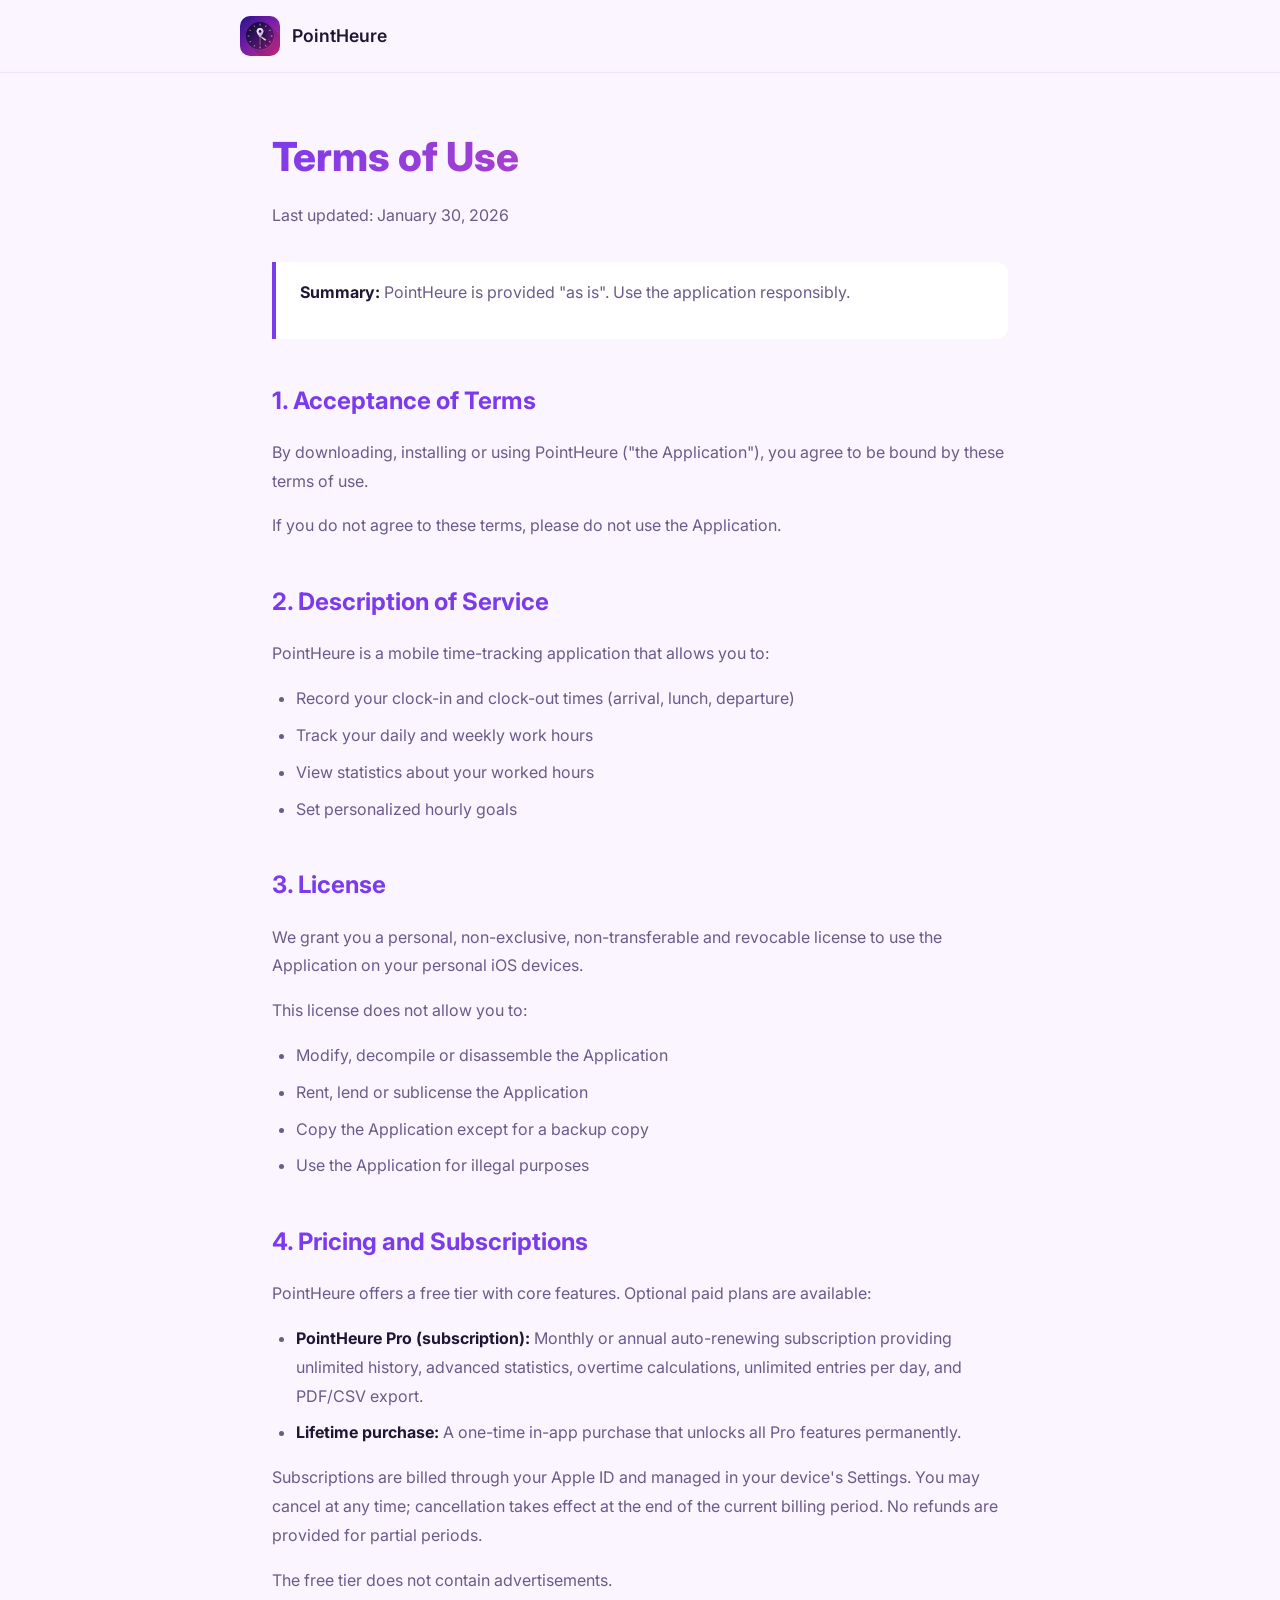
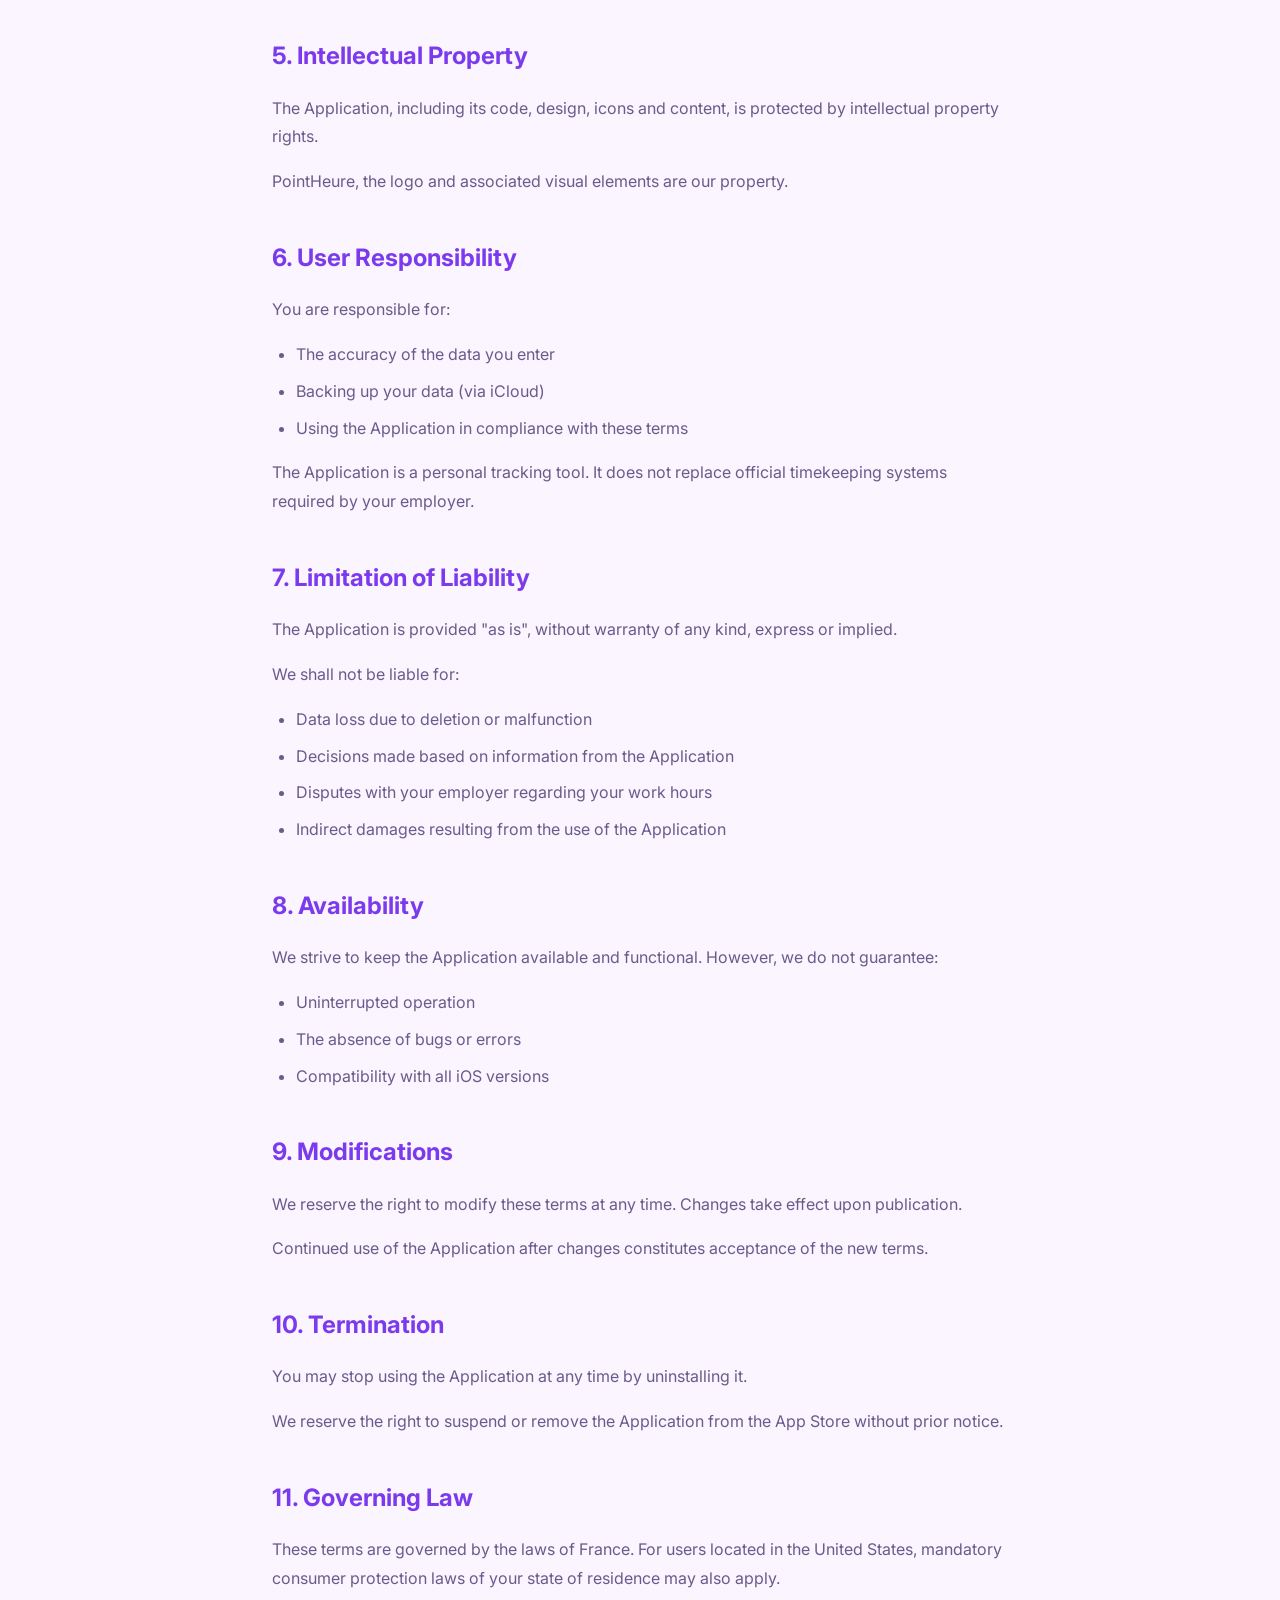
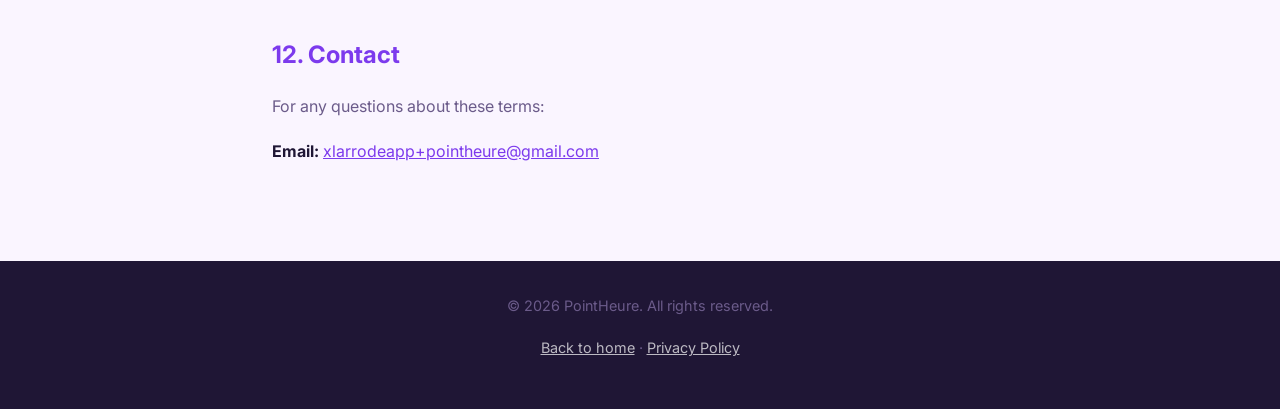
<file: terms-en.html>
<!DOCTYPE html>
<html lang="en">

<head>
    <meta charset="UTF-8">
    <meta name="viewport" content="width=device-width, initial-scale=1.0">
    <title>Terms of Use - PointHeure</title>
    <meta name="description" content="Terms of use for the PointHeure application.">
    <meta name="robots" content="index, follow">
    <link rel="canonical" href="https://pointheure.com/terms-en.html">
    <link rel="icon" type="image/jpeg" href="assets/images/AppIcon.jpg">
    <link rel="preconnect" href="https://fonts.googleapis.com">
    <link rel="preconnect" href="https://fonts.gstatic.com" crossorigin>
    <link href="https://fonts.googleapis.com/css2?family=Inter:wght@400;500;600;700&display=swap" rel="stylesheet">
    <style>
        :root {
            --primary: #7C3AED;
            --accent: #EC4899;
            --background: #FAF5FF;
            --text-primary: #1F1635;
            --text-secondary: #6B5B8A;
        }

        * {
            margin: 0;
            padding: 0;
            box-sizing: border-box;
        }

        body {
            font-family: 'Inter', sans-serif;
            background: var(--background);
            color: var(--text-primary);
            line-height: 1.8;
        }

        nav {
            background: rgba(250, 245, 255, 0.95);
            backdrop-filter: blur(20px);
            padding: 1rem 2rem;
            border-bottom: 1px solid rgba(124, 58, 237, 0.1);
            position: sticky;
            top: 0;
            z-index: 100;
        }

        nav .container {
            max-width: 800px;
            margin: 0 auto;
            display: flex;
            align-items: center;
            gap: 0.75rem;
        }

        nav img {
            width: 40px;
            height: 40px;
            border-radius: 10px;
        }

        nav a {
            text-decoration: none;
            color: var(--text-primary);
            font-weight: 600;
            font-size: 1.1rem;
        }

        main {
            max-width: 800px;
            margin: 0 auto;
            padding: 3rem 2rem 5rem;
        }

        h1 {
            font-size: 2.5rem;
            font-weight: 800;
            margin-bottom: 0.5rem;
            background: linear-gradient(135deg, var(--primary), var(--accent));
            -webkit-background-clip: text;
            -webkit-text-fill-color: transparent;
        }

        .last-updated {
            color: var(--text-secondary);
            margin-bottom: 2rem;
        }

        h2 {
            font-size: 1.5rem;
            margin-top: 2.5rem;
            margin-bottom: 1rem;
            color: var(--primary);
        }

        p,
        ul {
            margin-bottom: 1rem;
            color: var(--text-secondary);
        }

        ul {
            padding-left: 1.5rem;
        }

        li {
            margin-bottom: 0.5rem;
        }

        strong {
            color: var(--text-primary);
        }

        a {
            color: var(--primary);
        }

        .highlight {
            background: white;
            border-left: 4px solid var(--primary);
            padding: 1rem 1.5rem;
            border-radius: 0 12px 12px 0;
            margin: 1.5rem 0;
        }

        footer {
            background: var(--text-primary);
            color: white;
            text-align: center;
            padding: 2rem;
            font-size: 0.9rem;
        }

        footer a {
            color: rgba(255, 255, 255, 0.7);
        }
    </style>
</head>

<body>
    <nav>
        <div class="container">
            <img src="assets/images/AppIcon.jpg" alt="PointHeure">
            <a href="/">PointHeure</a>
        </div>
    </nav>

    <main>
        <h1>Terms of Use</h1>
        <p class="last-updated">Last updated: January 30, 2026</p>

        <div class="highlight">
            <p><strong>Summary:</strong> PointHeure is provided "as is". Use the application responsibly.</p>
        </div>

        <h2>1. Acceptance of Terms</h2>
        <p>By downloading, installing or using PointHeure ("the Application"), you agree to be bound by these terms of
            use.</p>
        <p>If you do not agree to these terms, please do not use the Application.</p>

        <h2>2. Description of Service</h2>
        <p>PointHeure is a mobile time-tracking application that allows you to:</p>
        <ul>
            <li>Record your clock-in and clock-out times (arrival, lunch, departure)</li>
            <li>Track your daily and weekly work hours</li>
            <li>View statistics about your worked hours</li>
            <li>Set personalized hourly goals</li>
        </ul>

        <h2>3. License</h2>
        <p>We grant you a personal, non-exclusive, non-transferable and revocable license to use the Application on your
            personal iOS devices.</p>
        <p>This license does not allow you to:</p>
        <ul>
            <li>Modify, decompile or disassemble the Application</li>
            <li>Rent, lend or sublicense the Application</li>
            <li>Copy the Application except for a backup copy</li>
            <li>Use the Application for illegal purposes</li>
        </ul>

        <h2>4. Pricing and Subscriptions</h2>
        <p>PointHeure offers a free tier with core features. Optional paid plans are available:</p>
        <ul>
            <li><strong>PointHeure Pro (subscription):</strong> Monthly or annual auto-renewing subscription providing
                unlimited history, advanced statistics, overtime calculations, unlimited entries per day, and PDF/CSV
                export.</li>
            <li><strong>Lifetime purchase:</strong> A one-time in-app purchase that unlocks all Pro features
                permanently.</li>
        </ul>
        <p>Subscriptions are billed through your Apple ID and managed in your device's Settings. You may cancel at any
            time; cancellation takes effect at the end of the current billing period. No refunds are provided for partial
            periods.</p>
        <p>The free tier does not contain advertisements.</p>

        <h2>5. Intellectual Property</h2>
        <p>The Application, including its code, design, icons and content, is protected by intellectual property
            rights.</p>
        <p>PointHeure, the logo and associated visual elements are our property.</p>

        <h2>6. User Responsibility</h2>
        <p>You are responsible for:</p>
        <ul>
            <li>The accuracy of the data you enter</li>
            <li>Backing up your data (via iCloud)</li>
            <li>Using the Application in compliance with these terms</li>
        </ul>
        <p>The Application is a personal tracking tool. It does not replace official timekeeping systems required by your
            employer.</p>

        <h2>7. Limitation of Liability</h2>
        <p>The Application is provided "as is", without warranty of any kind, express or implied.</p>
        <p>We shall not be liable for:</p>
        <ul>
            <li>Data loss due to deletion or malfunction</li>
            <li>Decisions made based on information from the Application</li>
            <li>Disputes with your employer regarding your work hours</li>
            <li>Indirect damages resulting from the use of the Application</li>
        </ul>

        <h2>8. Availability</h2>
        <p>We strive to keep the Application available and functional. However, we do not guarantee:</p>
        <ul>
            <li>Uninterrupted operation</li>
            <li>The absence of bugs or errors</li>
            <li>Compatibility with all iOS versions</li>
        </ul>

        <h2>9. Modifications</h2>
        <p>We reserve the right to modify these terms at any time. Changes take effect upon publication.</p>
        <p>Continued use of the Application after changes constitutes acceptance of the new terms.</p>

        <h2>10. Termination</h2>
        <p>You may stop using the Application at any time by uninstalling it.</p>
        <p>We reserve the right to suspend or remove the Application from the App Store without prior notice.</p>

        <h2>11. Governing Law</h2>
        <p>These terms are governed by the laws of France. For users located in the United States, mandatory consumer
            protection laws of your state of residence may also apply.</p>

        <h2>12. Contact</h2>
        <p>For any questions about these terms:</p>
        <p><strong>Email:</strong> <a
                href="mailto:xlarrodeapp+pointheure@gmail.com">xlarrodeapp+pointheure@gmail.com</a></p>
    </main>

    <footer>
        <p>&copy; 2026 PointHeure. All rights reserved.</p>
        <p><a href="/">Back to home</a> · <a href="privacy-en.html">Privacy Policy</a></p>
    </footer>
</body>

</html>
</file>
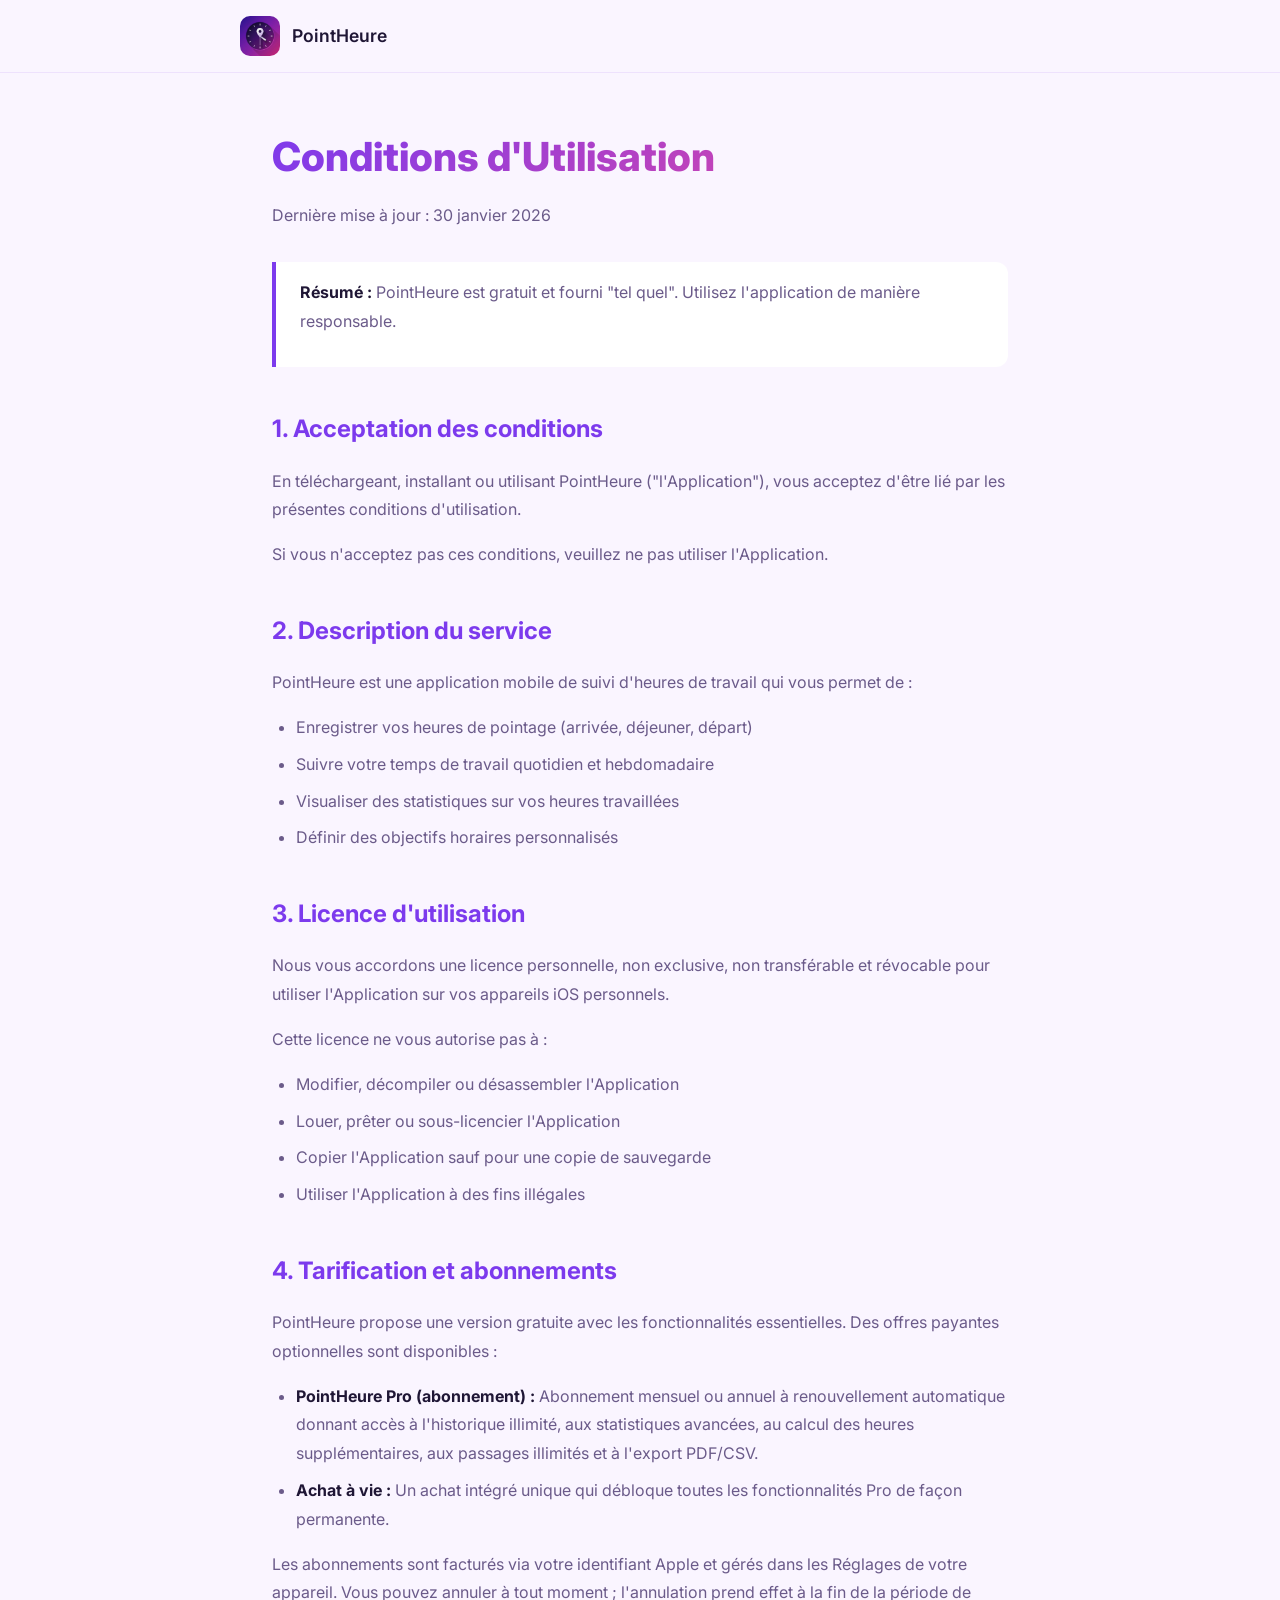
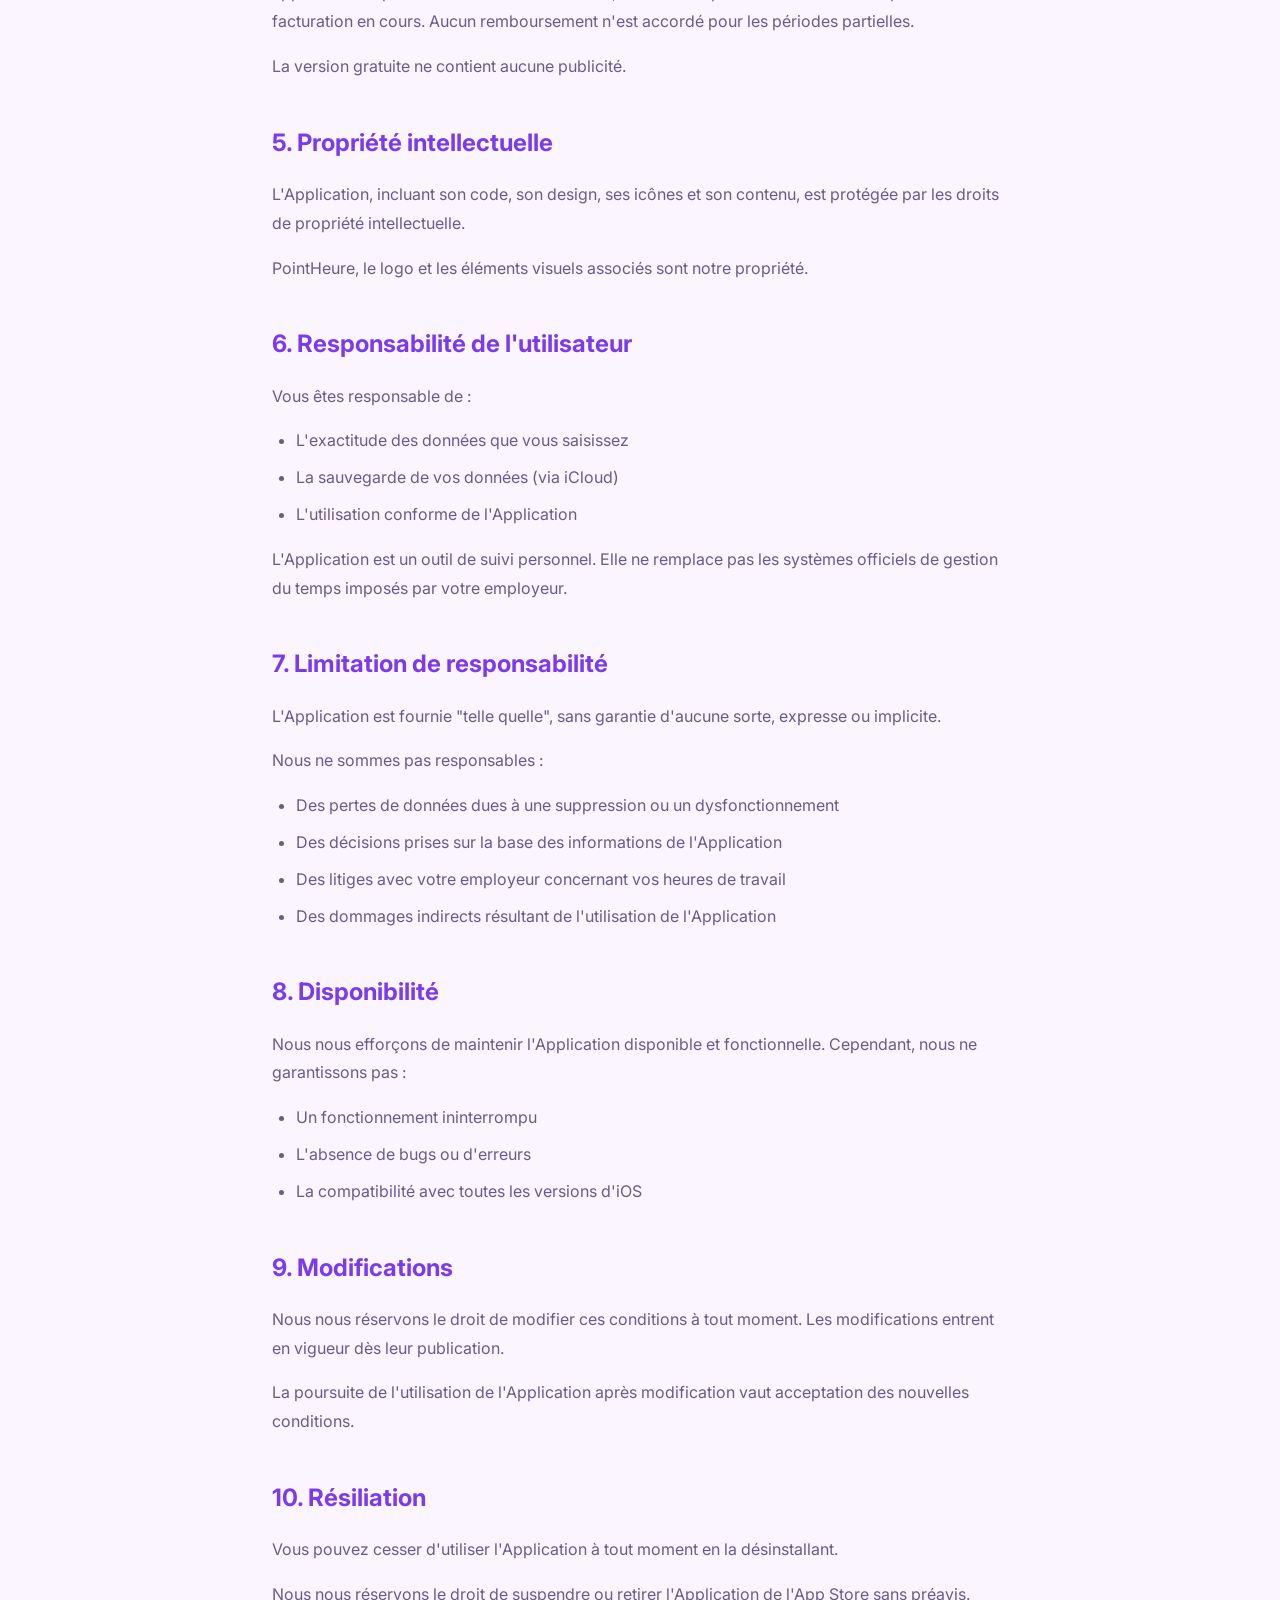
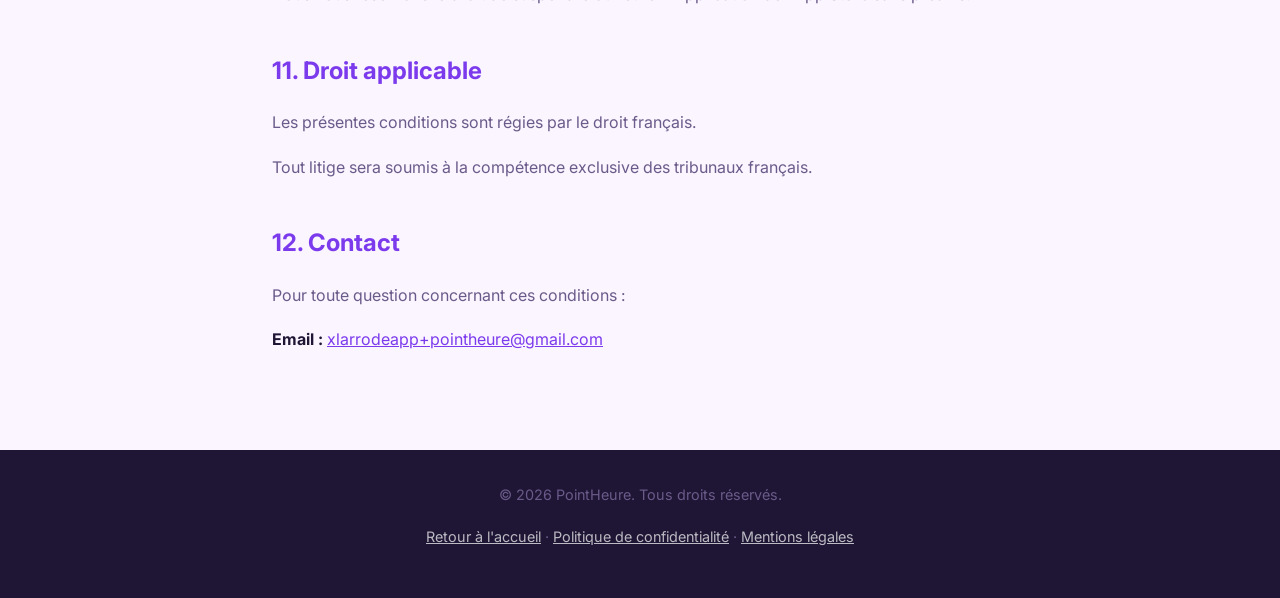
<file: terms.html>
<!DOCTYPE html>
<html lang="fr">

<head>
    <meta charset="UTF-8">
    <meta name="viewport" content="width=device-width, initial-scale=1.0">
    <title>Conditions d'Utilisation - PointHeure</title>
    <meta name="description" content="Conditions générales d'utilisation de l'application PointHeure.">
    <meta name="robots" content="index, follow">
    <link rel="canonical" href="https://pointheure.com/terms.html">
    <link rel="icon" type="image/jpeg" href="assets/images/AppIcon.jpg">
    <link rel="preconnect" href="https://fonts.googleapis.com">
    <link rel="preconnect" href="https://fonts.gstatic.com" crossorigin>
    <link href="https://fonts.googleapis.com/css2?family=Inter:wght@400;500;600;700&display=swap" rel="stylesheet">
    <style>
        :root {
            --primary: #7C3AED;
            --accent: #EC4899;
            --background: #FAF5FF;
            --text-primary: #1F1635;
            --text-secondary: #6B5B8A;
        }

        * {
            margin: 0;
            padding: 0;
            box-sizing: border-box;
        }

        body {
            font-family: 'Inter', sans-serif;
            background: var(--background);
            color: var(--text-primary);
            line-height: 1.8;
        }

        nav {
            background: rgba(250, 245, 255, 0.95);
            backdrop-filter: blur(20px);
            padding: 1rem 2rem;
            border-bottom: 1px solid rgba(124, 58, 237, 0.1);
            position: sticky;
            top: 0;
            z-index: 100;
        }

        nav .container {
            max-width: 800px;
            margin: 0 auto;
            display: flex;
            align-items: center;
            gap: 0.75rem;
        }

        nav img {
            width: 40px;
            height: 40px;
            border-radius: 10px;
        }

        nav a {
            text-decoration: none;
            color: var(--text-primary);
            font-weight: 600;
            font-size: 1.1rem;
        }

        main {
            max-width: 800px;
            margin: 0 auto;
            padding: 3rem 2rem 5rem;
        }

        h1 {
            font-size: 2.5rem;
            font-weight: 800;
            margin-bottom: 0.5rem;
            background: linear-gradient(135deg, var(--primary), var(--accent));
            -webkit-background-clip: text;
            -webkit-text-fill-color: transparent;
        }

        .last-updated {
            color: var(--text-secondary);
            margin-bottom: 2rem;
        }

        h2 {
            font-size: 1.5rem;
            margin-top: 2.5rem;
            margin-bottom: 1rem;
            color: var(--primary);
        }

        p,
        ul {
            margin-bottom: 1rem;
            color: var(--text-secondary);
        }

        ul {
            padding-left: 1.5rem;
        }

        li {
            margin-bottom: 0.5rem;
        }

        strong {
            color: var(--text-primary);
        }

        a {
            color: var(--primary);
        }

        .highlight {
            background: white;
            border-left: 4px solid var(--primary);
            padding: 1rem 1.5rem;
            border-radius: 0 12px 12px 0;
            margin: 1.5rem 0;
        }

        footer {
            background: var(--text-primary);
            color: white;
            text-align: center;
            padding: 2rem;
            font-size: 0.9rem;
        }

        footer a {
            color: rgba(255, 255, 255, 0.7);
        }
    </style>
</head>

<body>
    <nav>
        <div class="container">
            <img src="assets/images/AppIcon.jpg" alt="PointHeure">
            <a href="/">PointHeure</a>
        </div>
    </nav>

    <main>
        <h1>Conditions d'Utilisation</h1>
        <p class="last-updated">Dernière mise à jour : 30 janvier 2026</p>

        <div class="highlight">
            <p><strong>Résumé :</strong> PointHeure est gratuit et fourni "tel quel". Utilisez l'application de manière
                responsable.</p>
        </div>

        <h2>1. Acceptation des conditions</h2>
        <p>En téléchargeant, installant ou utilisant PointHeure ("l'Application"), vous acceptez d'être lié par les
            présentes conditions d'utilisation.</p>
        <p>Si vous n'acceptez pas ces conditions, veuillez ne pas utiliser l'Application.</p>

        <h2>2. Description du service</h2>
        <p>PointHeure est une application mobile de suivi d'heures de travail qui vous permet de :</p>
        <ul>
            <li>Enregistrer vos heures de pointage (arrivée, déjeuner, départ)</li>
            <li>Suivre votre temps de travail quotidien et hebdomadaire</li>
            <li>Visualiser des statistiques sur vos heures travaillées</li>
            <li>Définir des objectifs horaires personnalisés</li>
        </ul>

        <h2>3. Licence d'utilisation</h2>
        <p>Nous vous accordons une licence personnelle, non exclusive, non transférable et révocable pour utiliser
            l'Application sur vos appareils iOS personnels.</p>
        <p>Cette licence ne vous autorise pas à :</p>
        <ul>
            <li>Modifier, décompiler ou désassembler l'Application</li>
            <li>Louer, prêter ou sous-licencier l'Application</li>
            <li>Copier l'Application sauf pour une copie de sauvegarde</li>
            <li>Utiliser l'Application à des fins illégales</li>
        </ul>

        <h2>4. Tarification et abonnements</h2>
        <p>PointHeure propose une version gratuite avec les fonctionnalités essentielles. Des offres payantes optionnelles sont disponibles :</p>
        <ul>
            <li><strong>PointHeure Pro (abonnement) :</strong> Abonnement mensuel ou annuel à renouvellement automatique donnant accès à l'historique illimité, aux statistiques avancées, au calcul des heures supplémentaires, aux passages illimités et à l'export PDF/CSV.</li>
            <li><strong>Achat à vie :</strong> Un achat intégré unique qui débloque toutes les fonctionnalités Pro de façon permanente.</li>
        </ul>
        <p>Les abonnements sont facturés via votre identifiant Apple et gérés dans les Réglages de votre appareil. Vous pouvez annuler à tout moment ; l'annulation prend effet à la fin de la période de facturation en cours. Aucun remboursement n'est accordé pour les périodes partielles.</p>
        <p>La version gratuite ne contient aucune publicité.</p>

        <h2>5. Propriété intellectuelle</h2>
        <p>L'Application, incluant son code, son design, ses icônes et son contenu, est protégée par les droits de
            propriété intellectuelle.</p>
        <p>PointHeure, le logo et les éléments visuels associés sont notre propriété.</p>

        <h2>6. Responsabilité de l'utilisateur</h2>
        <p>Vous êtes responsable de :</p>
        <ul>
            <li>L'exactitude des données que vous saisissez</li>
            <li>La sauvegarde de vos données (via iCloud)</li>
            <li>L'utilisation conforme de l'Application</li>
        </ul>
        <p>L'Application est un outil de suivi personnel. Elle ne remplace pas les systèmes officiels de gestion du
            temps imposés par votre employeur.</p>

        <h2>7. Limitation de responsabilité</h2>
        <p>L'Application est fournie "telle quelle", sans garantie d'aucune sorte, expresse ou implicite.</p>
        <p>Nous ne sommes pas responsables :</p>
        <ul>
            <li>Des pertes de données dues à une suppression ou un dysfonctionnement</li>
            <li>Des décisions prises sur la base des informations de l'Application</li>
            <li>Des litiges avec votre employeur concernant vos heures de travail</li>
            <li>Des dommages indirects résultant de l'utilisation de l'Application</li>
        </ul>

        <h2>8. Disponibilité</h2>
        <p>Nous nous efforçons de maintenir l'Application disponible et fonctionnelle. Cependant, nous ne garantissons
            pas :</p>
        <ul>
            <li>Un fonctionnement ininterrompu</li>
            <li>L'absence de bugs ou d'erreurs</li>
            <li>La compatibilité avec toutes les versions d'iOS</li>
        </ul>

        <h2>9. Modifications</h2>
        <p>Nous nous réservons le droit de modifier ces conditions à tout moment. Les modifications entrent en vigueur
            dès leur publication.</p>
        <p>La poursuite de l'utilisation de l'Application après modification vaut acceptation des nouvelles conditions.
        </p>

        <h2>10. Résiliation</h2>
        <p>Vous pouvez cesser d'utiliser l'Application à tout moment en la désinstallant.</p>
        <p>Nous nous réservons le droit de suspendre ou retirer l'Application de l'App Store sans préavis.</p>

        <h2>11. Droit applicable</h2>
        <p>Les présentes conditions sont régies par le droit français.</p>
        <p>Tout litige sera soumis à la compétence exclusive des tribunaux français.</p>

        <h2>12. Contact</h2>
        <p>Pour toute question concernant ces conditions :</p>
        <p><strong>Email :</strong> <a
                href="mailto:xlarrodeapp+pointheure@gmail.com">xlarrodeapp+pointheure@gmail.com</a></p>
    </main>

    <footer>
        <p>&copy; 2026 PointHeure. Tous droits réservés.</p>
        <p><a href="/">Retour à l'accueil</a> · <a href="privacy.html">Politique de confidentialité</a> · <a
                href="mentions-legales.html">Mentions légales</a></p>
    </footer>
</body>

</html>
</file>
